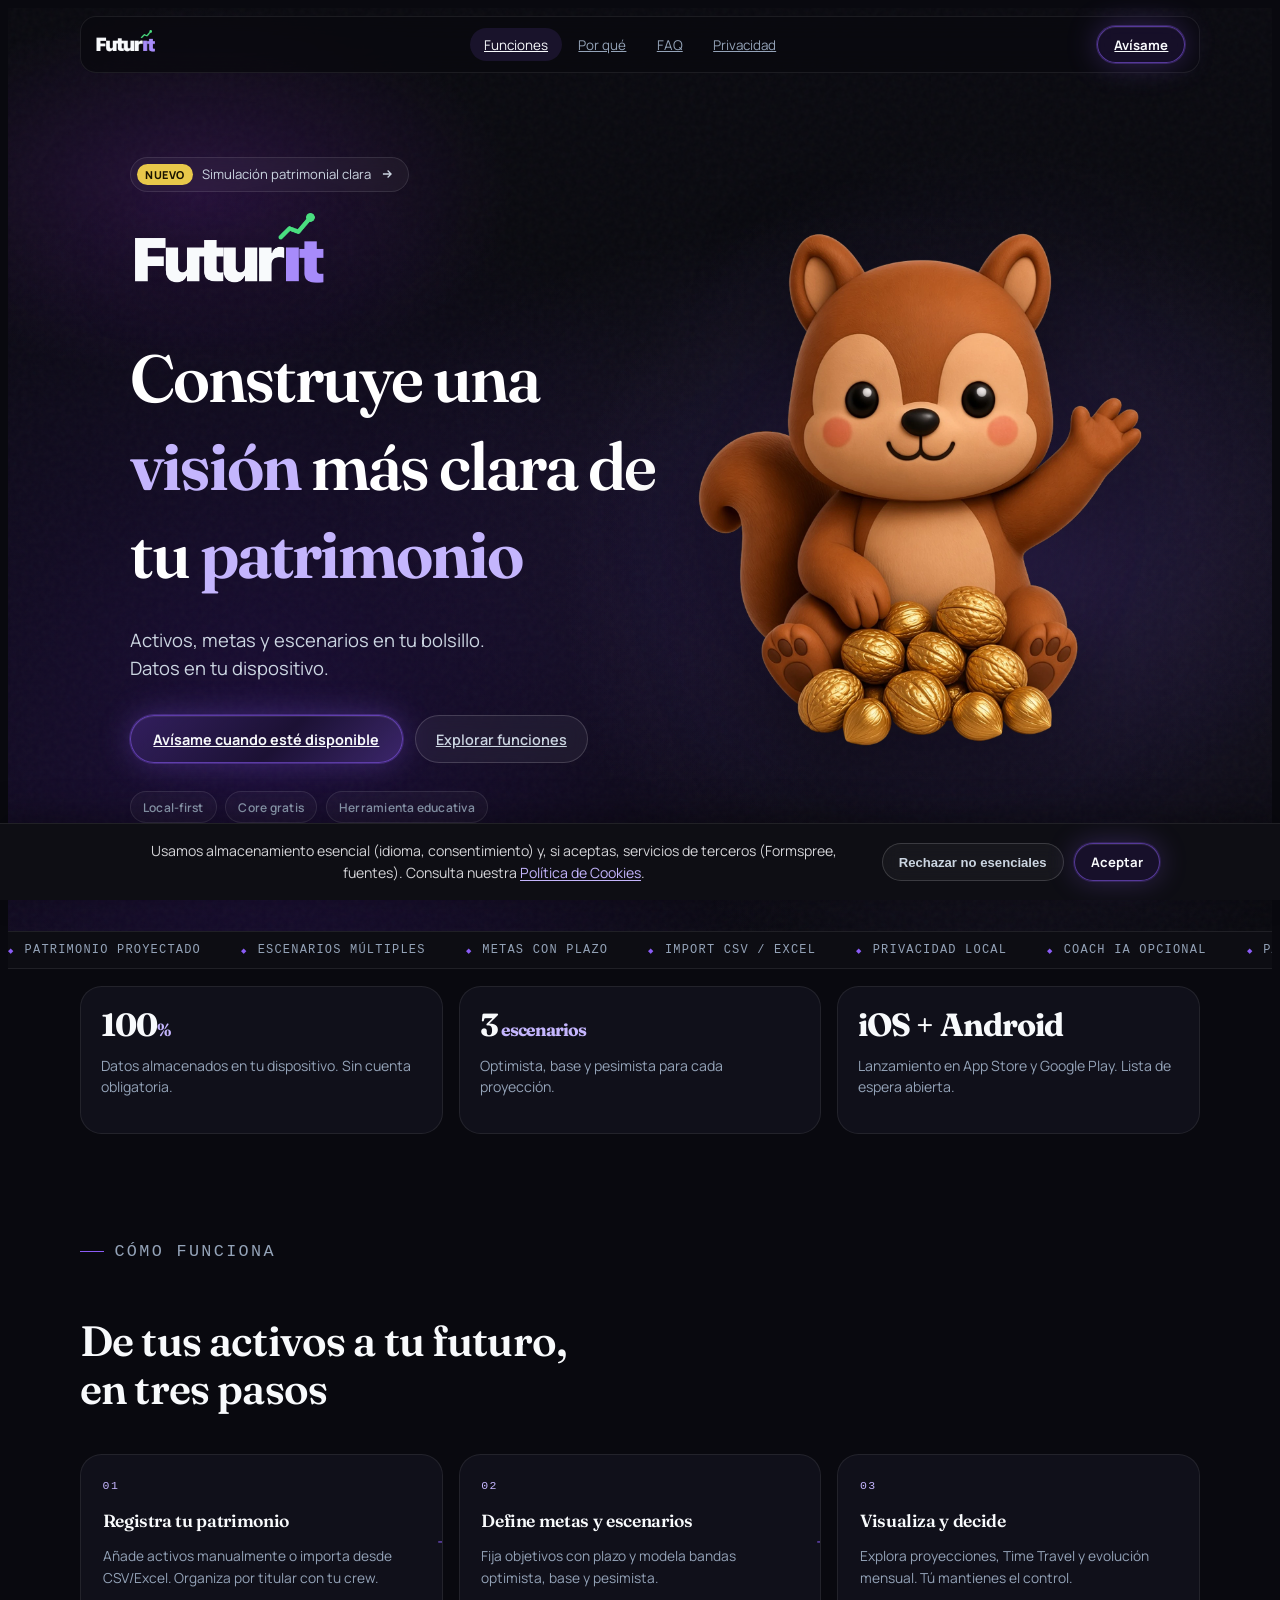
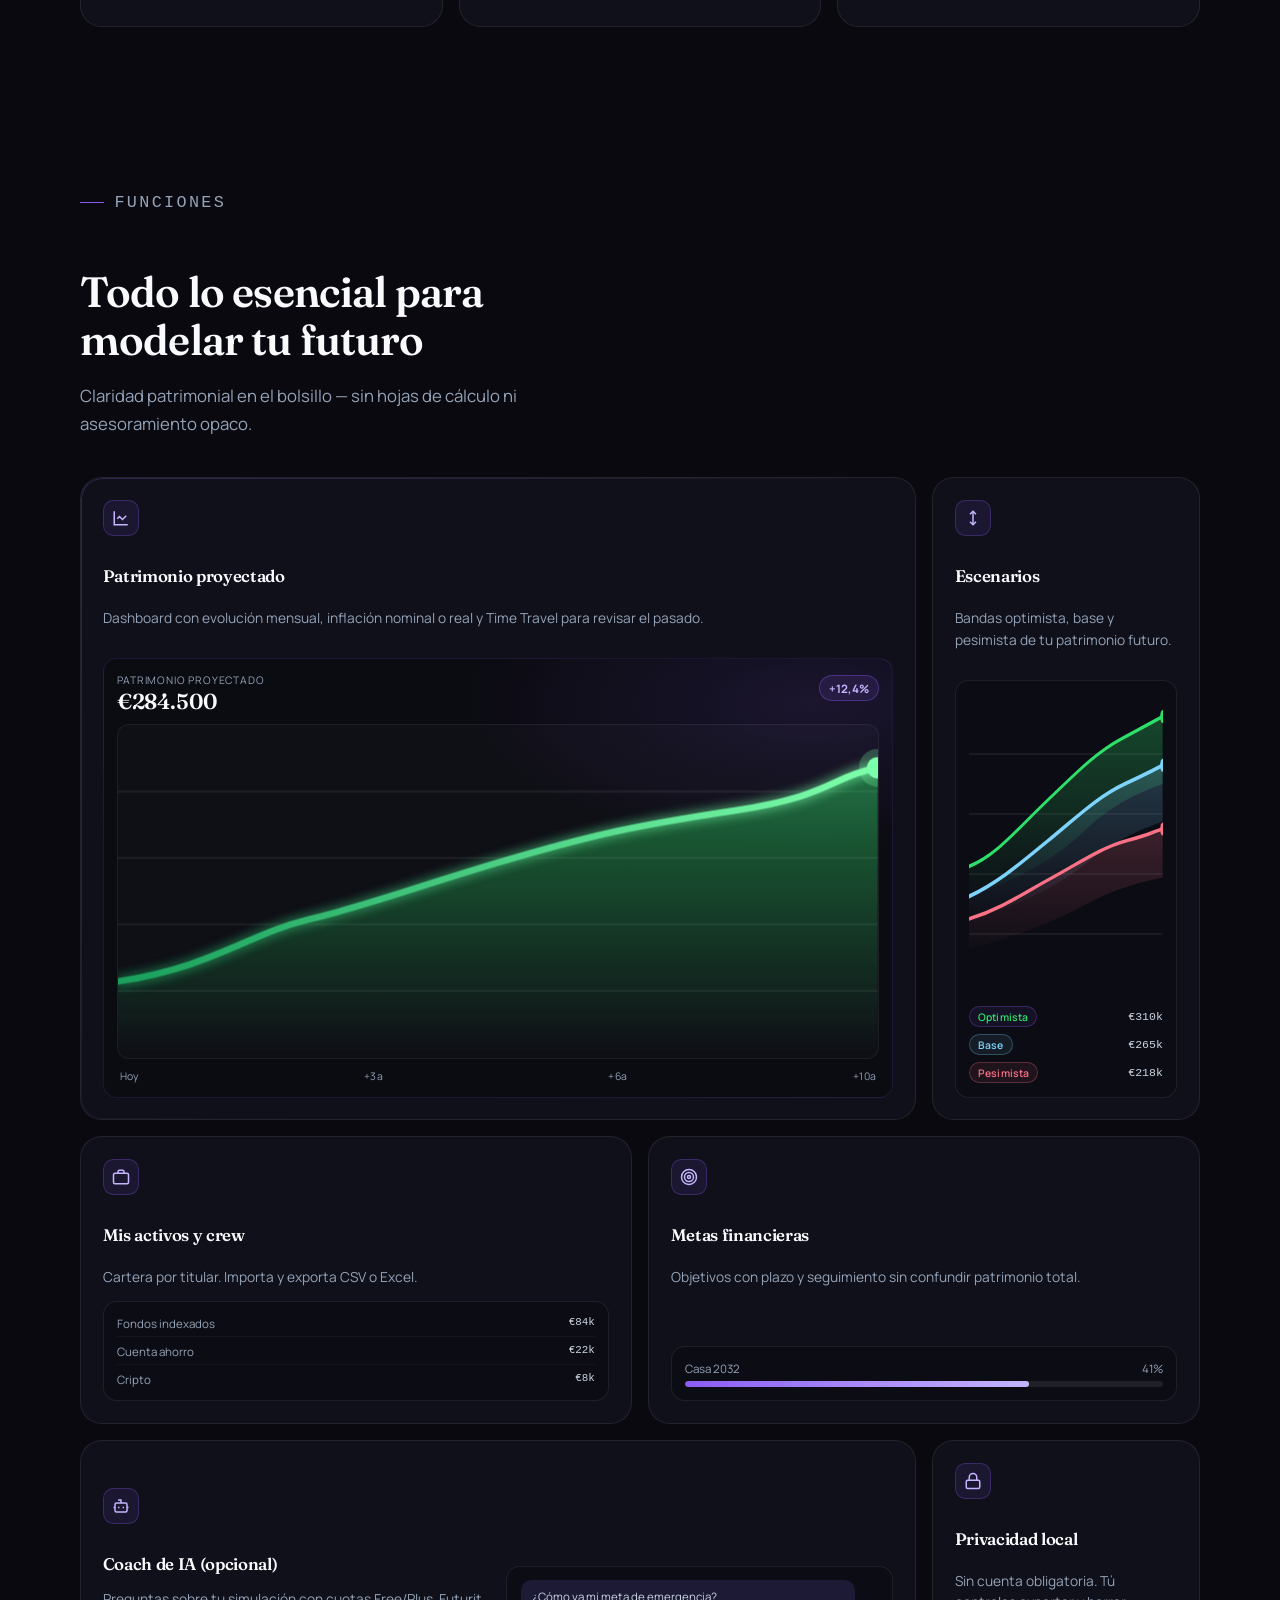
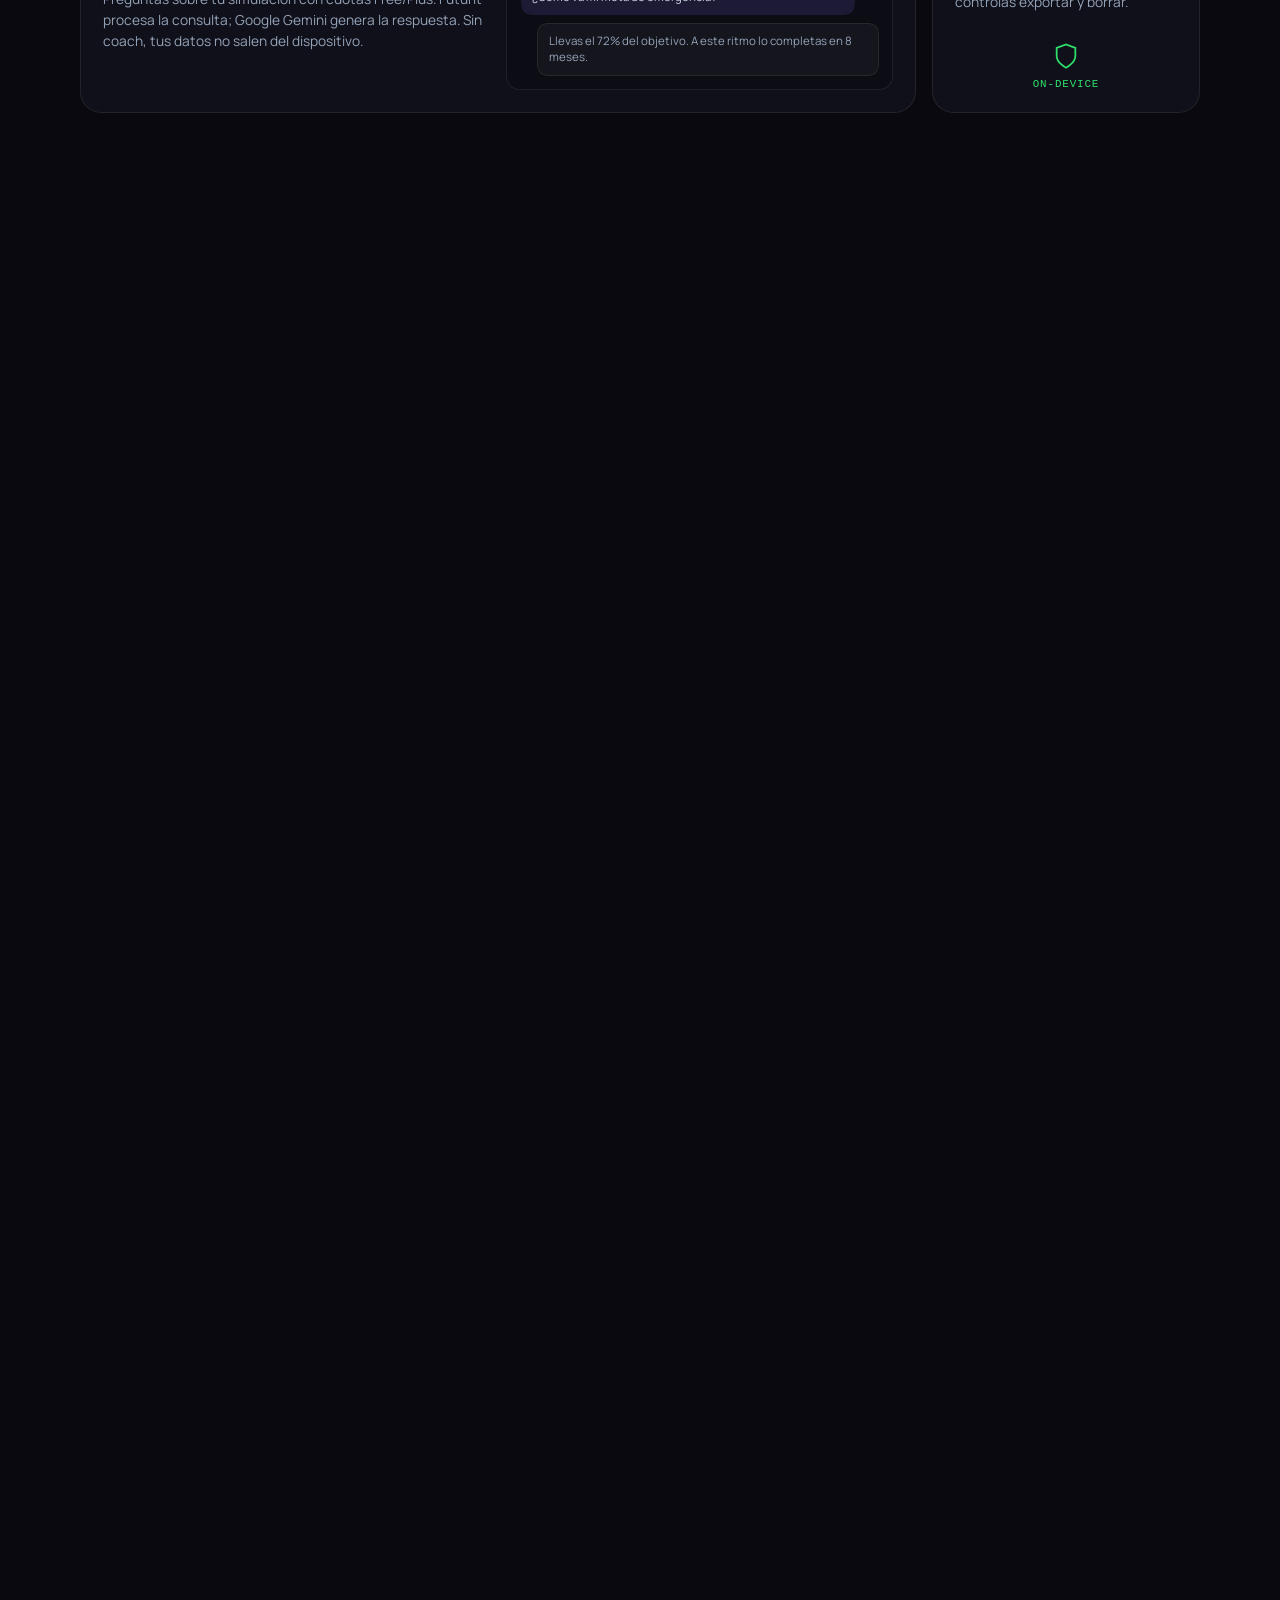
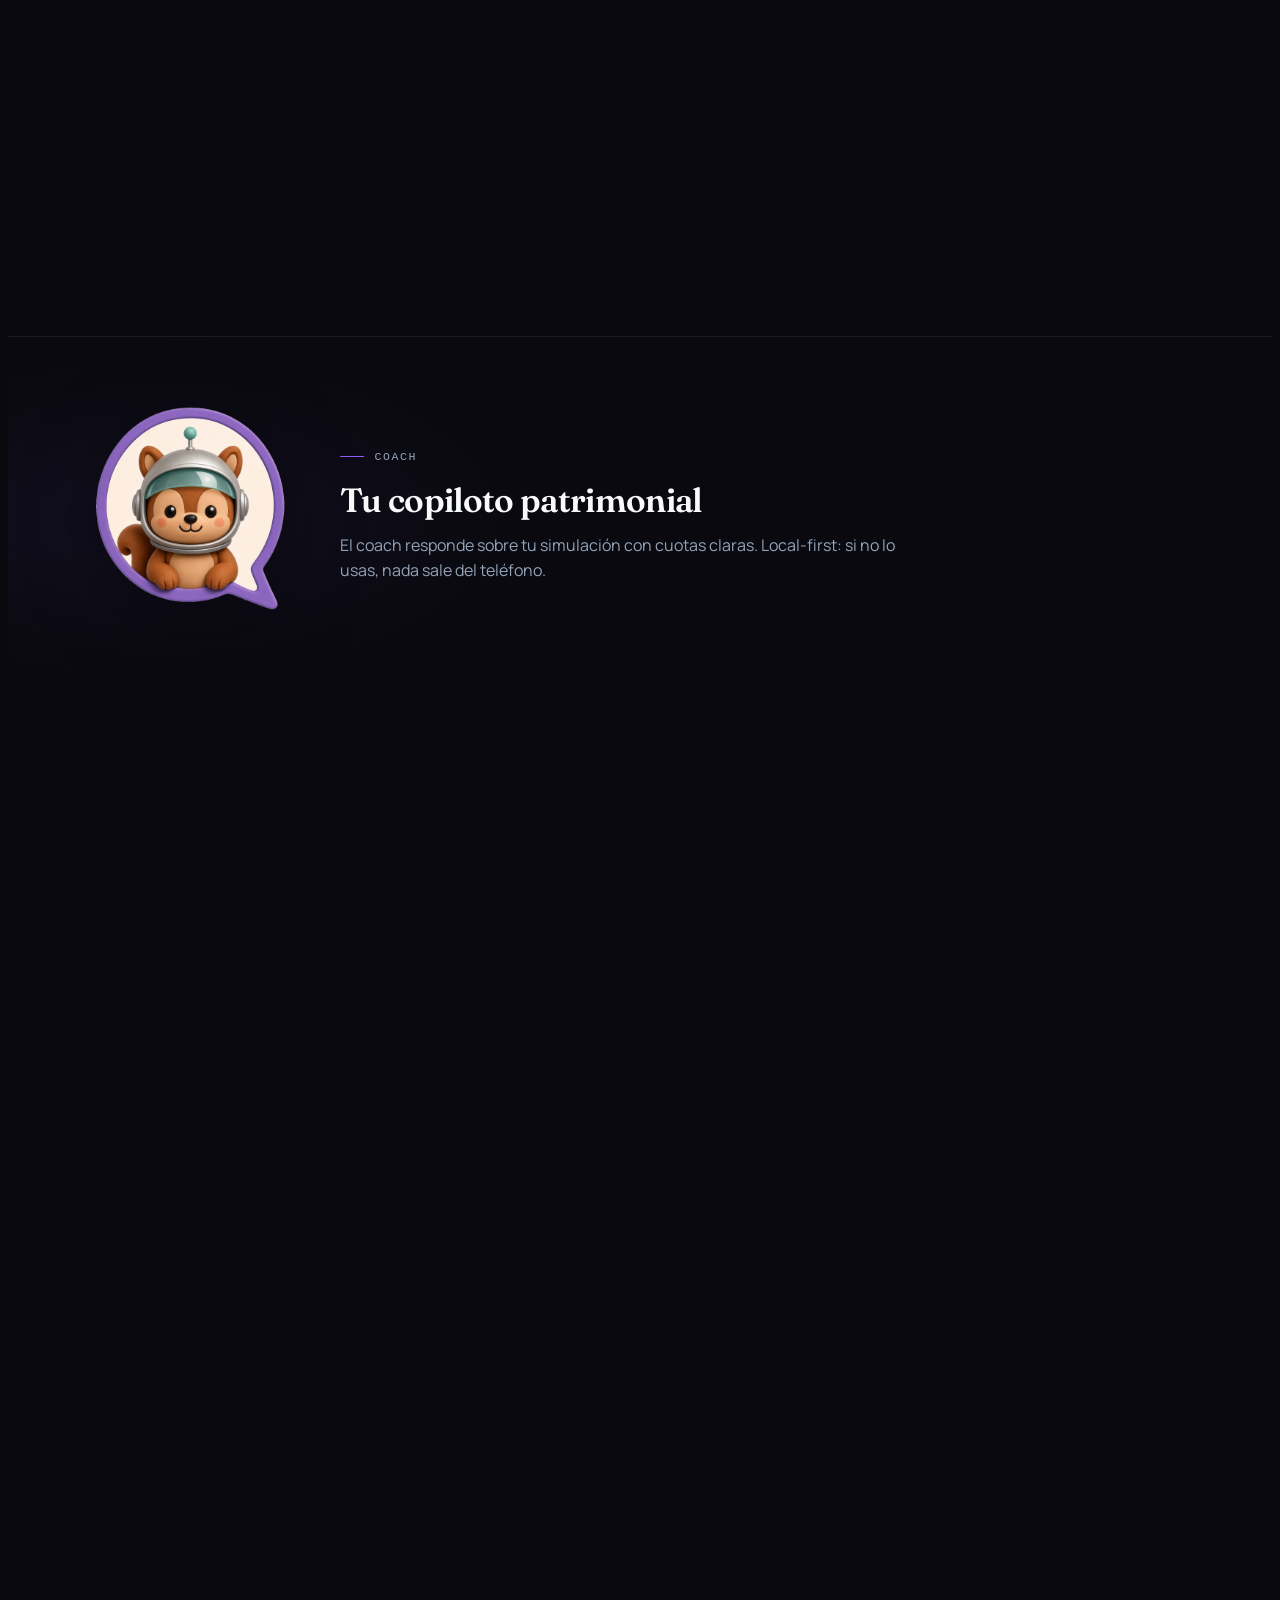
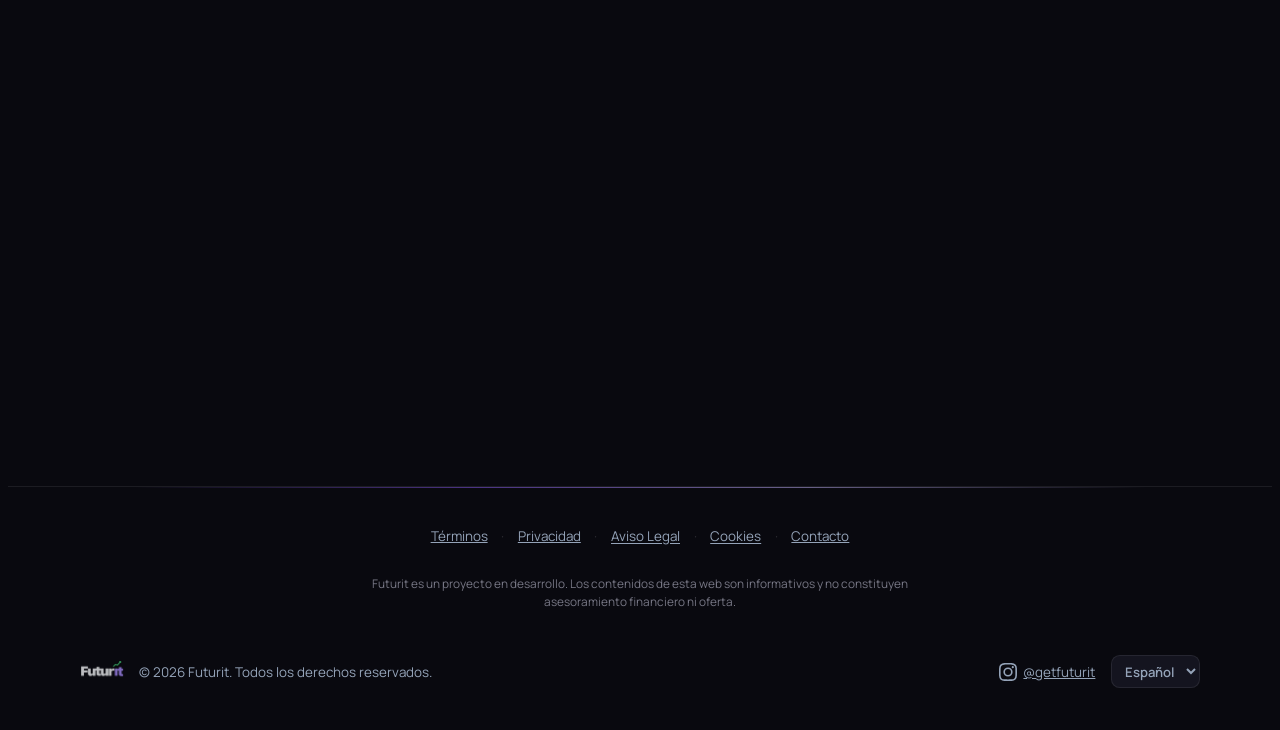
<file: index.html>
<!DOCTYPE html>
<html lang="es">
<head>
  <meta charset="UTF-8">
  <meta name="viewport" content="width=device-width, initial-scale=1.0">
  <title>Futurit — App de simulación patrimonial | getfuturit.app</title>
  <meta name="description" content="Futurit es la app para visualizar tu patrimonio, activos, metas y escenarios financieros. Simulador patrimonial personal. Datos en tu dispositivo. Próximamente en iOS y Android.">
  <meta name="keywords" content="Futurit, getfuturit, futurit app, patrimonio, simulación financiera, simulador patrimonial, activos, metas, escenarios, app iOS, app Android">
  <meta name="robots" content="index, follow, max-image-preview:large">
  <meta name="author" content="Buildit Labs">
  <meta name="application-name" content="Futurit">
  <meta name="apple-mobile-web-app-title" content="Futurit">
  <link rel="canonical" href="https://www.getfuturit.app/">
  <link rel="manifest" href="./manifest.json">
  <meta property="og:site_name" content="Futurit">
  <meta property="og:locale" content="es_ES">
  <meta property="og:title" content="Futurit — Simulador patrimonial personal">
  <meta property="og:description" content="Futurit te ayuda a visualizar tu patrimonio, activos, metas y escenarios. App en desarrollo para iOS y Android.">
  <meta property="og:type" content="website">
  <meta property="og:url" content="https://www.getfuturit.app/">
  <meta property="og:image" content="https://www.getfuturit.app/assets/og-image.png?v=11">
  <meta property="og:image:width" content="1200">
  <meta property="og:image:height" content="630">
  <meta property="og:image:alt" content="Futurit — simulador patrimonial personal">
  <meta name="twitter:card" content="summary_large_image">
  <meta name="twitter:site" content="@getfuturit">
  <meta name="twitter:title" content="Futurit — Simulador patrimonial personal">
  <meta name="twitter:description" content="Futurit te ayuda a visualizar tu patrimonio, activos, metas y escenarios. Próximamente en iOS y Android.">
  <meta name="twitter:image" content="https://www.getfuturit.app/assets/og-image.png?v=11">
  <meta name="twitter:image:alt" content="Futurit — simulador patrimonial personal">
  <meta name="theme-color" content="#09090f">
  <link rel="icon" href="./favicon.ico" sizes="any">
  <link rel="apple-touch-icon" href="./apple-touch-icon.png">
  <link rel="icon" type="image/png" sizes="48x48" href="./assets/icon-48.png?v=11">
  <link rel="icon" type="image/png" sizes="96x96" href="./assets/icon-96.png?v=11">
  <link rel="icon" type="image/png" sizes="192x192" href="./assets/icon-192.png?v=11">
  <link rel="icon" type="image/png" sizes="512x512" href="./assets/icon.png?v=11">
  <link rel="apple-touch-icon" sizes="192x192" href="./assets/icon-192.png?v=11">
  <link rel="preconnect" href="https://fonts.googleapis.com">
  <link rel="preconnect" href="https://fonts.gstatic.com" crossorigin>
  <link rel="preload" as="style" href="https://fonts.googleapis.com/css2?family=Fraunces:opsz,wght@9..144,500;9..144,600;9..144,700&family=Manrope:wght@400;500;600;700&display=swap" onload="this.onload=null;this.rel='stylesheet'">
  <noscript><link rel="stylesheet" href="https://fonts.googleapis.com/css2?family=Fraunces:opsz,wght@9..144,500;9..144,600;9..144,700&family=Manrope:wght@400;500;600;700&display=swap"></noscript>
  <link rel="stylesheet" href="./index.css?v=5">
  <script type="application/ld+json">
  {
    "@context": "https://schema.org",
    "@graph": [
      {
        "@type": "WebSite",
        "@id": "https://www.getfuturit.app/#website",
        "url": "https://www.getfuturit.app/",
        "name": "Futurit",
        "alternateName": ["getfuturit", "Futurit app", "getfuturit.app"],
        "description": "Futurit — simulador patrimonial personal para visualizar activos, metas y escenarios financieros.",
        "inLanguage": "es",
        "publisher": { "@id": "https://www.getfuturit.app/#organization" }
      },
      {
        "@type": "Organization",
        "@id": "https://www.getfuturit.app/#organization",
        "name": "Futurit",
        "legalName": "Buildit Labs",
        "url": "https://www.getfuturit.app/",
        "logo": {
          "@type": "ImageObject",
          "url": "https://www.getfuturit.app/assets/logo.png?v=11",
          "width": 1600,
          "height": 704
        },
        "sameAs": ["https://www.instagram.com/getfuturit/"],
        "contactPoint": {
          "@type": "ContactPoint",
          "email": "aplicacionfuturit@gmail.com",
          "contactType": "customer support",
          "availableLanguage": ["Spanish", "English"]
        }
      },
      {
        "@type": "MobileApplication",
        "@id": "https://www.getfuturit.app/#app",
        "name": "Futurit",
        "alternateName": "getfuturit",
        "url": "https://www.getfuturit.app/",
        "description": "Futurit es un simulador patrimonial personal: visualiza activos, metas y escenarios. Herramienta educativa; no es asesoramiento financiero regulado.",
        "applicationCategory": "FinanceApplication",
        "operatingSystem": "iOS, Android",
        "image": "https://www.getfuturit.app/assets/logo.png?v=11",
        "offers": { "@type": "Offer", "price": "0", "priceCurrency": "EUR" },
        "author": { "@id": "https://www.getfuturit.app/#organization" }
      },
      {
        "@type": "FAQPage",
        "@id": "https://www.getfuturit.app/#faq",
        "mainEntity": [
          {
            "@type": "Question",
            "name": "¿Futurit es asesoramiento financiero?",
            "acceptedAnswer": {
              "@type": "Answer",
              "text": "No. Futurit es una herramienta educativa de simulación. No ofrece recomendaciones de inversión reguladas ni sustituye a un asesor profesional."
            }
          },
          {
            "@type": "Question",
            "name": "¿Dónde se guardan mis datos en Futurit?",
            "acceptedAnswer": {
              "@type": "Answer",
              "text": "En la app, los datos permanecen en tu dispositivo. Esta web solo recoge tu email si te apuntas a la lista de espera."
            }
          },
          {
            "@type": "Question",
            "name": "¿Cuándo estará disponible Futurit?",
            "acceptedAnswer": {
              "@type": "Answer",
              "text": "Futurit se está preparando para el lanzamiento en la App Store y Google Play. Apúntate a la lista y te avisaremos cuando esté listo."
            }
          },
          {
            "@type": "Question",
            "name": "¿Tiene coste la app Futurit?",
            "acceptedAnswer": {
              "@type": "Answer",
              "text": "El simulador core será gratuito. Futurit Plus puede llegar más adelante vía compra in-app; hoy no hay cobro. El coach opcional usa la infraestructura de Futurit (cuotas); al usarlo se envía un resumen de tu simulación a Google Gemini."
            }
          }
        ]
      }
    ]
  }
  </script>
</head>
<body>
<div class="scroll-progress" id="scroll-progress" aria-hidden="true"></div>

<header id="site-header" class="site-header site-header--slim">
  <div class="header-shell header-shell--slim">
    <a href="./" class="site-logo-link" aria-label="Futurit — inicio">
      <img src="./assets/logo.png?v=11" alt="Futurit — simulador patrimonial personal" class="site-logo" width="200" height="88" fetchpriority="high" decoding="async">
    </a>
    <nav class="header-nav" aria-label="Principal">
      <a href="#features" data-lang="nav-features">Funciones</a>
      <a href="#compare" data-lang="nav-compare">Por qué</a>
      <a href="#faq" data-lang="nav-faq">FAQ</a>
      <a href="./privacidad.html" data-lang="nav-privacy">Privacidad</a>
    </nav>
    <div class="header-actions">
      <a href="#cta" class="btn-primary btn-glow btn-sm" data-lang="notify-me">Avísame</a>
      <button type="button" id="mobile-nav-toggle" class="mobile-nav-toggle" aria-expanded="false" aria-controls="mobile-nav" aria-label="Menú">
        <svg width="18" height="18" viewBox="0 0 24 24" fill="none" stroke="currentColor" stroke-width="2" aria-hidden="true"><path d="M4 7h16M4 12h16M4 17h16"/></svg>
      </button>
    </div>
    <nav id="mobile-nav" class="mobile-nav" aria-label="Navegación móvil">
      <a href="#features" data-lang="nav-features">Funciones</a>
      <a href="#compare" data-lang="nav-compare">Por qué</a>
      <a href="#faq" data-lang="nav-faq">FAQ</a>
      <a href="./privacidad.html" data-lang="nav-privacy">Privacidad</a>
      <a href="#cta" data-lang="notify-me">Avísame</a>
    </nav>
  </div>
</header>

<main>
  <section class="hero hero--premium" id="top">
    <div class="hero-wash" aria-hidden="true"></div>
    <div class="hero-grain" aria-hidden="true"></div>

    <div class="container hero-split">
      <div class="hero-copy">
        <div class="hero-eyebrow reveal">
          <span class="hero-eyebrow-new" data-lang="hero-new">Nuevo</span>
          <span data-lang="hero-eyebrow">Simulación patrimonial clara</span>
          <svg width="14" height="14" viewBox="0 0 24 24" fill="none" stroke="currentColor" stroke-width="2.2" aria-hidden="true"><path d="M5 12h14M13 6l6 6-6 6"/></svg>
        </div>

        <p class="hero-brand-mark reveal" aria-label="Futurit">
          <img src="./assets/logo.png?v=11" alt="Futurit" class="hero-brand-logo" width="280" height="123" fetchpriority="high" decoding="async">
        </p>

        <h1 class="hero-title" id="hero-title" data-lang-words="hero-title">Construye una visión más clara de tu patrimonio</h1>

        <p class="hero-subtitle reveal reveal-delay-1" data-lang="hero-subtitle">
          Activos, metas y escenarios en tu bolsillo. Datos en tu dispositivo.
        </p>

        <div class="hero-actions reveal reveal-delay-2">
          <a href="#cta" class="btn-primary btn-glow btn-shimmer" data-lang="notify-me-cta">Avísame cuando esté disponible</a>
          <a href="#features" class="btn-ghost btn-glass" data-lang="hero-explore">Explorar funciones</a>
        </div>

        <ul class="hero-trust reveal reveal-delay-3" aria-label="Principios">
          <li data-lang="principle-1">Local-first</li>
          <li data-lang="principle-2">Core gratis</li>
          <li data-lang="principle-3">Herramienta educativa</li>
        </ul>
      </div>

      <div class="hero-stage hero-stage--mascot reveal reveal-delay-1" id="hero-stage" aria-hidden="true">
        <div class="mascot-glow"></div>
        <div class="mascot-core" id="orb-spin">
          <picture>
            <source srcset="./assets/hero-mascot.webp?v=11" type="image/webp">
            <img
              src="./assets/hero-mascot.png?v=11"
              alt=""
              class="mascot-hero-img"
              width="1400"
              height="1823"
              decoding="async"
              fetchpriority="high"
            >
          </picture>
        </div>
      </div>
    </div>
    <p class="hero-disclaimer-bar" data-lang="hero-disclaimer">Herramienta educativa de simulación. No es asesoramiento financiero ni de inversión regulado.</p>
  </section>

  <section class="marquee-section" aria-hidden="true">
    <div class="marquee-row">
      <div class="marquee-track">
        <div class="marquee-group">
          <span class="marquee-item" data-lang="mq-1">Patrimonio proyectado</span>
          <span class="marquee-item" data-lang="mq-2">Escenarios múltiples</span>
          <span class="marquee-item" data-lang="mq-3">Metas con plazo</span>
          <span class="marquee-item" data-lang="mq-4">Import CSV / Excel</span>
          <span class="marquee-item" data-lang="mq-5">Privacidad local</span>
          <span class="marquee-item" data-lang="mq-6">Coach IA opcional</span>
        </div>
        <div class="marquee-group" aria-hidden="true">
          <span class="marquee-item" data-lang="mq-1">Patrimonio proyectado</span>
          <span class="marquee-item" data-lang="mq-2">Escenarios múltiples</span>
          <span class="marquee-item" data-lang="mq-3">Metas con plazo</span>
          <span class="marquee-item" data-lang="mq-4">Import CSV / Excel</span>
          <span class="marquee-item" data-lang="mq-5">Privacidad local</span>
          <span class="marquee-item" data-lang="mq-6">Coach IA opcional</span>
        </div>
      </div>
    </div>
    <div class="marquee-row marquee-row--reverse">
      <div class="marquee-track">
        <div class="marquee-group">
          <span class="marquee-item" data-lang="mq-7">Time Travel</span>
          <span class="marquee-item" data-lang="mq-8">Inflación real</span>
          <span class="marquee-item" data-lang="mq-9">Core gratis</span>
          <span class="marquee-item" data-lang="mq-10">Exporta tus datos</span>
          <span class="marquee-item" data-lang="mq-11">Crew patrimonial</span>
          <span class="marquee-item" data-lang="mq-12">Herramienta educativa</span>
        </div>
        <div class="marquee-group" aria-hidden="true">
          <span class="marquee-item" data-lang="mq-7">Time Travel</span>
          <span class="marquee-item" data-lang="mq-8">Inflación real</span>
          <span class="marquee-item" data-lang="mq-9">Core gratis</span>
          <span class="marquee-item" data-lang="mq-10">Exporta tus datos</span>
          <span class="marquee-item" data-lang="mq-11">Crew patrimonial</span>
          <span class="marquee-item" data-lang="mq-12">Herramienta educativa</span>
        </div>
      </div>
    </div>
  </section>

  <section class="principles-section" aria-label="Principios">
    <div class="container principles-grid">
      <div class="principle-pill reveal"><span class="principle-icon">◆</span><span data-lang="principle-1">Local-first</span></div>
      <div class="principle-pill reveal reveal-delay-1"><span class="principle-icon">◆</span><span data-lang="principle-2">Core gratis</span></div>
      <div class="principle-pill reveal reveal-delay-2"><span class="principle-icon">◆</span><span data-lang="principle-3">Herramienta educativa</span></div>
      <div class="principle-pill reveal reveal-delay-3"><span class="principle-icon">◆</span><span data-lang="principle-4">iOS y Android</span></div>
    </div>
  </section>

  <section class="stats-section">
    <div class="container stats-grid">
      <article class="stat-card spotlight-card reveal">
        <div class="stat-value"><span data-count="100">0</span><span class="suffix">%</span></div>
        <p class="stat-label" data-lang="stat-1">Datos almacenados en tu dispositivo. Sin cuenta obligatoria.</p>
      </article>
      <article class="stat-card spotlight-card reveal reveal-delay-1">
        <div class="stat-value"><span data-count="3">0</span><span class="suffix" data-lang="stat-2-suffix"> escenarios</span></div>
        <p class="stat-label" data-lang="stat-2">Optimista, base y pesimista para cada proyección.</p>
      </article>
      <article class="stat-card spotlight-card reveal reveal-delay-2">
        <div class="stat-value" data-lang="stat-3-value">iOS + Android</div>
        <p class="stat-label" data-lang="stat-3">Lanzamiento en App Store y Google Play. Lista de espera abierta.</p>
      </article>
    </div>
  </section>

  <section class="process-section">
    <div class="container">
      <div class="section-heading reveal">
        <p class="section-label"><span data-lang="section-process">Cómo funciona</span></p>
        <h2 data-lang="process-title">De tus activos a tu futuro, en tres pasos</h2>
      </div>
      <ol class="process-grid">
        <li class="process-step spotlight-card reveal">
          <span class="process-num">01</span>
          <h3 data-lang="step-1-title">Registra tu patrimonio</h3>
          <p data-lang="step-1-desc">Añade activos manualmente o importa desde CSV/Excel. Organiza por titular con tu crew.</p>
        </li>
        <li class="process-step spotlight-card reveal reveal-delay-1">
          <span class="process-num">02</span>
          <h3 data-lang="step-2-title">Define metas y escenarios</h3>
          <p data-lang="step-2-desc">Fija objetivos con plazo y modela bandas optimista, base y pesimista.</p>
        </li>
        <li class="process-step spotlight-card reveal reveal-delay-2">
          <span class="process-num">03</span>
          <h3 data-lang="step-3-title">Visualiza y decide</h3>
          <p data-lang="step-3-desc">Explora proyecciones, Time Travel y evolución mensual. Tú mantienes el control.</p>
        </li>
      </ol>
    </div>
  </section>

  <section id="features" class="features-section">
    <div class="container">
      <div class="section-heading reveal">
        <p class="section-label"><span data-lang="section-features">Funciones</span></p>
        <h2 data-lang="features-title">Todo lo esencial para modelar tu futuro</h2>
        <p data-lang="features-subtitle">Claridad patrimonial en el bolsillo — sin hojas de cálculo ni asesoramiento opaco.</p>
      </div>

      <div class="bento-grid">
        <article class="bento-card bento-card--hero spotlight-card gradient-border reveal">
          <div class="bento-icon">
            <svg width="18" height="18" viewBox="0 0 24 24" fill="none" stroke="currentColor" stroke-width="2" aria-hidden="true"><path d="M3 3v18h18"/><path d="m19 9-5 5-4-4-3 3"/></svg>
          </div>
          <h3 data-lang="f1-title">Patrimonio proyectado</h3>
          <p data-lang="f1-desc">Dashboard con evolución mensual, inflación nominal o real y Time Travel para revisar el pasado.</p>
          <div class="bento-mini-ui bento-dash" aria-hidden="true">
            <div class="bento-dash-top">
              <div>
                <span class="bento-dash-label" data-lang="ui-wealth">Patrimonio proyectado</span>
                <strong class="bento-dash-value">€284.500</strong>
              </div>
              <span class="bento-dash-delta">+12,4%</span>
            </div>
            <div class="bento-dash-chart">
              <svg viewBox="0 0 320 140" preserveAspectRatio="none" class="bento-dash-svg">
                <defs>
                  <linearGradient id="dash-fill" x1="0" y1="0" x2="0" y2="1">
                    <stop offset="0%" stop-color="rgba(46,224,106,0.45)"/>
                    <stop offset="100%" stop-color="rgba(46,224,106,0)"/>
                  </linearGradient>
                  <linearGradient id="dash-stroke" x1="0" y1="0" x2="1" y2="0">
                    <stop offset="0%" stop-color="#1a9f5c"/>
                    <stop offset="100%" stop-color="#7dffab"/>
                  </linearGradient>
                  <filter id="dash-glow" x="-20%" y="-20%" width="140%" height="140%">
                    <feGaussianBlur stdDeviation="2.5" result="blur"/>
                    <feMerge>
                      <feMergeNode in="blur"/>
                      <feMergeNode in="SourceGraphic"/>
                    </feMerge>
                  </filter>
                </defs>
                <g class="bento-dash-grid" stroke="rgba(255,255,255,0.06)" stroke-width="1">
                  <line x1="0" y1="28" x2="320" y2="28"/>
                  <line x1="0" y1="56" x2="320" y2="56"/>
                  <line x1="0" y1="84" x2="320" y2="84"/>
                  <line x1="0" y1="112" x2="320" y2="112"/>
                </g>
                <path class="bento-dash-area" d="M0,108 C40,102 55,88 80,82 S120,70 160,58 S220,42 260,36 S300,22 320,18 L320,140 L0,140 Z" fill="url(#dash-fill)"/>
                <path class="bento-dash-line" d="M0,108 C40,102 55,88 80,82 S120,70 160,58 S220,42 260,36 S300,22 320,18" fill="none" stroke="url(#dash-stroke)" stroke-width="2.75" stroke-linecap="round" filter="url(#dash-glow)"/>
                <circle class="bento-dash-dot" cx="320" cy="18" r="4.5" fill="#7dffab"/>
                <circle class="bento-dash-dot" cx="320" cy="18" r="8" fill="rgba(125,255,171,0.25)"/>
              </svg>
            </div>
            <div class="bento-dash-axis">
              <span data-lang="axis-today">Hoy</span>
              <span data-lang="axis-3y">+3a</span>
              <span data-lang="axis-6y">+6a</span>
              <span data-lang="axis-10y">+10a</span>
            </div>
          </div>
        </article>

        <article class="bento-card bento-card--tall spotlight-card reveal reveal-delay-1">
          <div class="bento-icon">
            <svg width="18" height="18" viewBox="0 0 24 24" fill="none" stroke="currentColor" stroke-width="2" aria-hidden="true"><path d="M12 3v18"/><path d="m8 7 4-4 4 4"/><path d="m8 17 4 4 4-4"/></svg>
          </div>
          <h3 data-lang="f4-title">Escenarios</h3>
          <p data-lang="f4-desc">Bandas optimista, base y pesimista de tu patrimonio futuro.</p>
          <div class="bento-mini-ui mini-scenarios" aria-hidden="true">
            <div class="mini-scenario-chart">
              <svg viewBox="0 0 280 160" preserveAspectRatio="none" class="mini-scenario-svg">
                <defs>
                  <linearGradient id="band-opt-fill" x1="0" y1="0" x2="0" y2="1">
                    <stop offset="0%" stop-color="rgba(46,224,106,0.28)"/>
                    <stop offset="100%" stop-color="rgba(46,224,106,0.02)"/>
                  </linearGradient>
                  <linearGradient id="band-base-fill" x1="0" y1="0" x2="0" y2="1">
                    <stop offset="0%" stop-color="rgba(125,211,252,0.22)"/>
                    <stop offset="100%" stop-color="rgba(125,211,252,0.02)"/>
                  </linearGradient>
                  <linearGradient id="band-pes-fill" x1="0" y1="0" x2="0" y2="1">
                    <stop offset="0%" stop-color="rgba(251,113,133,0.2)"/>
                    <stop offset="100%" stop-color="rgba(251,113,133,0.02)"/>
                  </linearGradient>
                </defs>
                <g stroke="rgba(255,255,255,0.06)" stroke-width="1">
                  <line x1="0" y1="32" x2="280" y2="32"/>
                  <line x1="0" y1="64" x2="280" y2="64"/>
                  <line x1="0" y1="96" x2="280" y2="96"/>
                  <line x1="0" y1="128" x2="280" y2="128"/>
                </g>
                <!-- Optimistic band (top) -->
                <path d="M0,92 C40,86 70,72 110,58 S180,32 220,24 S260,16 280,12 L280,48 C250,52 210,58 170,72 S80,98 0,108 Z" fill="url(#band-opt-fill)"/>
                <path d="M0,92 C40,86 70,72 110,58 S180,32 220,24 S260,16 280,12" fill="none" stroke="#2ee06a" stroke-width="2" stroke-linecap="round"/>
                <!-- Base band -->
                <path d="M0,108 C45,100 75,90 115,78 S185,55 225,48 S260,42 280,38 L280,68 C250,72 210,78 170,90 S80,112 0,120 Z" fill="url(#band-base-fill)"/>
                <path d="M0,108 C45,100 75,90 115,78 S185,55 225,48 S260,42 280,38" fill="none" stroke="#7dd3fc" stroke-width="2.25" stroke-linecap="round"/>
                <!-- Pessimistic band (bottom) -->
                <path d="M0,120 C50,114 80,106 120,98 S190,82 230,78 S260,74 280,72 L280,98 C250,100 210,104 170,112 S80,128 0,136 Z" fill="url(#band-pes-fill)"/>
                <path d="M0,120 C50,114 80,106 120,98 S190,82 230,78 S260,74 280,72" fill="none" stroke="#fb7185" stroke-width="2" stroke-linecap="round"/>
                <circle cx="280" cy="12" r="3.5" fill="#2ee06a"/>
                <circle cx="280" cy="38" r="3.5" fill="#7dd3fc"/>
                <circle cx="280" cy="72" r="3.5" fill="#fb7185"/>
              </svg>
            </div>
            <div class="mini-scenario-legend">
              <div class="mini-scenario"><span class="tag tag-opt" data-lang="tag-opt">Optimista</span><span>€310k</span></div>
              <div class="mini-scenario"><span class="tag tag-base" data-lang="tag-base">Base</span><span>€265k</span></div>
              <div class="mini-scenario"><span class="tag tag-pes" data-lang="tag-pes">Pesimista</span><span>€218k</span></div>
            </div>
          </div>
        </article>

        <article class="bento-card bento-card--activos spotlight-card reveal">
          <div class="bento-icon">
            <svg width="18" height="18" viewBox="0 0 24 24" fill="none" stroke="currentColor" stroke-width="2" aria-hidden="true"><rect x="2" y="7" width="20" height="14" rx="2"/><path d="M16 7V5a2 2 0 0 0-2-2h-4a2 2 0 0 0-2 2v2"/></svg>
          </div>
          <h3 data-lang="f2-title">Mis activos y crew</h3>
          <p data-lang="f2-desc">Cartera por titular. Importa y exporta CSV o Excel.</p>
          <div class="bento-mini-ui mini-assets" aria-hidden="true">
            <div class="asset-row"><span data-lang="asset-1">Fondos indexados</span><span>€84k</span></div>
            <div class="asset-row"><span data-lang="asset-2">Cuenta ahorro</span><span>€22k</span></div>
            <div class="asset-row"><span data-lang="asset-3">Cripto</span><span>€8k</span></div>
          </div>
        </article>

        <article class="bento-card bento-card--metas spotlight-card reveal reveal-delay-1">
          <div class="bento-icon">
            <svg width="18" height="18" viewBox="0 0 24 24" fill="none" stroke="currentColor" stroke-width="2" aria-hidden="true"><circle cx="12" cy="12" r="10"/><circle cx="12" cy="12" r="6"/><circle cx="12" cy="12" r="2"/></svg>
          </div>
          <h3 data-lang="f3-title">Metas financieras</h3>
          <p data-lang="f3-desc">Objetivos con plazo y seguimiento sin confundir patrimonio total.</p>
          <div class="bento-mini-ui" aria-hidden="true">
            <div class="mini-goal-row"><span data-lang="goal-1">Casa 2032</span><span>41%</span></div>
            <div class="ui-progress" style="margin-top:0.35rem"><span style="width:41%"></span></div>
          </div>
        </article>

        <article class="bento-card bento-card--coach spotlight-card reveal">
          <div class="bento-wide-inner">
            <div>
              <div class="bento-icon">
                <svg width="18" height="18" viewBox="0 0 24 24" fill="none" stroke="currentColor" stroke-width="2" aria-hidden="true"><path d="M12 8V4H8"/><rect x="4" y="8" width="16" height="12" rx="2"/><path d="M2 14h2M20 14h2M15 13v2M9 13v2"/></svg>
              </div>
              <h3 data-lang="f5-title">Coach de IA (opcional)</h3>
              <p data-lang="f5-desc">Preguntas sobre tu simulación con cuotas Free/Plus. Futurit procesa la consulta; Google Gemini genera la respuesta. Sin coach, tus datos no salen del dispositivo.</p>
            </div>
            <div class="bento-mini-ui mini-chat" aria-hidden="true">
              <div class="chat-bubble chat-user" data-lang="chat-user">¿Cómo va mi meta de emergencia?</div>
              <div class="chat-bubble chat-ai" data-lang="chat-ai">Llevas el 72% del objetivo. A este ritmo lo completas en 8 meses.</div>
            </div>
          </div>
        </article>

        <article class="bento-card bento-card--privacy spotlight-card reveal reveal-delay-1">
          <div class="bento-icon">
            <svg width="18" height="18" viewBox="0 0 24 24" fill="none" stroke="currentColor" stroke-width="2" aria-hidden="true"><rect x="3" y="11" width="18" height="11" rx="2"/><path d="M7 11V7a5 5 0 0 1 10 0v4"/></svg>
          </div>
          <h3 data-lang="f6-title">Privacidad local</h3>
          <p data-lang="f6-desc">Sin cuenta obligatoria. Tú controlas exportar y borrar.</p>
          <div class="privacy-badge" aria-hidden="true">
            <svg width="28" height="28" viewBox="0 0 24 24" fill="none" stroke="currentColor" stroke-width="1.5"><path d="M12 22s8-4 8-10V5l-8-3-8 3v7c0 6 8 10 8 10z"/></svg>
            <span data-lang="privacy-badge">On-device</span>
          </div>
        </article>
      </div>
    </div>
  </section>

  <section id="compare" class="compare-section">
    <div class="container">
      <div class="section-heading reveal">
        <p class="section-label"><span data-lang="section-compare">Por qué Futurit</span></p>
        <h2 data-lang="compare-title">Deja la hoja de cálculo atrás</h2>
        <p data-lang="compare-subtitle">Arrastra el control para ver la diferencia entre un Excel patrimonial y Futurit.</p>
      </div>

      <div class="compare-wrap reveal" id="compare-wrap" tabindex="0" role="slider" aria-valuemin="8" aria-valuemax="92" aria-valuenow="50" aria-label="Comparar Excel y Futurit">
        <div class="compare-layer compare-excel" aria-hidden="true">
          <div class="excel-mock">
            <div class="excel-toolbar"><span></span><span></span><span></span></div>
            <div class="excel-grid">
              <div class="excel-cell head" data-lang="excel-head-asset">Activo</div>
              <div class="excel-cell head excel-cell--val" data-lang="excel-head-value">Valor</div>
              <div class="excel-cell" data-lang="excel-row-1">Fondo A</div>
              <div class="excel-cell num excel-cell--val">€84.200</div>
              <div class="excel-cell" data-lang="excel-row-2">Cuenta</div>
              <div class="excel-cell num excel-cell--val">€22.000</div>
              <div class="excel-cell" data-lang="excel-row-3">Cripto</div>
              <div class="excel-cell num err excel-cell--val">€8.400</div>
              <div class="excel-cell warn" style="grid-column:span 2" data-lang="excel-warn">⚠ Fórmulas desactualizadas · Sin escenarios</div>
            </div>
          </div>
        </div>
        <div class="compare-layer compare-app" id="compare-app-layer" aria-hidden="true">
          <div class="compare-app-ui">
            <div class="compare-app-header">
              <img src="./assets/logo.png?v=11" alt="Futurit" class="compare-app-logo" width="120" height="53" loading="lazy" decoding="async">
              <span class="viz-pill" data-lang="viz-pill">Escenario base</span>
            </div>
            <p class="compare-app-label" data-lang="ui-wealth">Patrimonio proyectado</p>
            <p class="compare-app-value num-tabular">€284.500</p>
            <div class="compare-app-chart">
              <svg viewBox="0 0 200 60" preserveAspectRatio="none" aria-hidden="true">
                <defs>
                  <linearGradient id="cmp-fill" x1="0" y1="0" x2="0" y2="1">
                    <stop offset="0%" stop-color="rgba(46,224,106,0.35)"/>
                    <stop offset="100%" stop-color="rgba(46,224,106,0)"/>
                  </linearGradient>
                  <linearGradient id="cmp-grad" x1="0" y1="0" x2="1" y2="0">
                    <stop stop-color="#1a9f5c"/>
                    <stop offset="1" stop-color="#2ee06a"/>
                  </linearGradient>
                </defs>
                <path d="M0,50 L40,42 L80,35 L120,28 L160,18 L200,10 L200,60 L0,60 Z" fill="url(#cmp-fill)"/>
                <path d="M0,50 L40,42 L80,35 L120,28 L160,18 L200,10" fill="none" stroke="url(#cmp-grad)" stroke-width="2.5" stroke-linecap="round"/>
              </svg>
              <div class="compare-app-chart-axis">
                <span data-lang="axis-today">Hoy</span>
                <span data-lang="axis-5y">+5a</span>
                <span data-lang="axis-10y">+10a</span>
              </div>
            </div>
            <div class="compare-app-scenarios">
              <span class="tag tag-opt" data-lang="tag-opt-amount">Optimista €310k</span>
              <span class="tag tag-base" data-lang="tag-base-amount">Base €265k</span>
              <span class="tag tag-pes" data-lang="tag-pes-amount">Pesimista €218k</span>
            </div>
          </div>
        </div>
        <div class="compare-handle" id="compare-handle" aria-hidden="true">
          <div class="compare-handle-line"></div>
          <div class="compare-handle-knob">
            <svg width="16" height="16" viewBox="0 0 24 24" fill="none" stroke="currentColor" stroke-width="2"><path d="M8 8l-4 4 4 4M16 8l4 4-4 4"/></svg>
          </div>
        </div>
        <input
          type="range"
          class="compare-range"
          id="compare-range"
          min="8"
          max="92"
          value="50"
          aria-label="Comparar Excel y Futurit"
          data-lang="compare-aria"
        >
        <span class="compare-label compare-label--left" data-lang="compare-left">Excel</span>
        <span class="compare-label compare-label--right">
          <img src="./assets/logo.png?v=11" alt="Futurit" class="compare-label-logo" width="100" height="44" loading="lazy" decoding="async">
        </span>
      </div>
    </div>
  </section>

  <section id="showcase" class="showcase-section">
    <div class="container">
      <div class="showcase-panel border-beam-wrap reveal">
        <div class="showcase-layout showcase-layout--photo">
          <div class="showcase-copy">
            <p class="section-label"><span data-lang="section-showcase">Vista previa</span></p>
            <h2 class="showcase-title" data-lang="showcase-title">Preparando el lanzamiento</h2>
            <p class="showcase-desc" data-lang="showcase-desc">Futurit llegará pronto a iOS y Android. Claridad patrimonial sin asesoramiento opaco.</p>
            <ul class="showcase-perks">
              <li data-lang="perk-1"><svg width="16" height="16" viewBox="0 0 24 24" fill="none" stroke="currentColor" stroke-width="2.5"><path d="M20 6 9 17l-5-5"/></svg> Sin hojas de cálculo</li>
              <li data-lang="perk-2"><svg width="16" height="16" viewBox="0 0 24 24" fill="none" stroke="currentColor" stroke-width="2.5"><path d="M20 6 9 17l-5-5"/></svg> Sin asesoramiento opaco</li>
              <li data-lang="perk-3"><svg width="16" height="16" viewBox="0 0 24 24" fill="none" stroke="currentColor" stroke-width="2.5"><path d="M20 6 9 17l-5-5"/></svg> Tus datos, tu dispositivo</li>
            </ul>
          </div>
          <div class="showcase-device" aria-hidden="true">
            <div class="phone-frame phone-frame--app">
              <div class="phone-notch"></div>
              <div class="phone-screen phone-screen--app">
                <div class="app-status-bar">
                  <span>9:41</span>
                  <span class="app-status-icons" aria-hidden="true">
                    <svg width="14" height="10" viewBox="0 0 14 10" fill="currentColor"><rect x="0" y="6" width="2" height="4" rx="0.4"/><rect x="3" y="4" width="2" height="6" rx="0.4"/><rect x="6" y="2" width="2" height="8" rx="0.4"/><rect x="9" y="0" width="2" height="10" rx="0.4"/></svg>
                    <svg width="14" height="10" viewBox="0 0 24 16" fill="none" stroke="currentColor" stroke-width="2"><path d="M1 8a10 10 0 0 1 15.5-8.4M5 8a6 6 0 0 1 9.3-5M9 8a2 2 0 0 1 3-1.7"/><circle cx="20" cy="12" r="1.5" fill="currentColor" stroke="none"/></svg>
                    <svg width="22" height="10" viewBox="0 0 28 12" fill="none"><rect x="0.5" y="0.5" width="22" height="11" rx="2.5" stroke="currentColor"/><rect x="2" y="2" width="16" height="8" rx="1.2" fill="currentColor"/><path d="M24 4v4a2 2 0 0 0 0-4z" fill="currentColor" opacity=".45"/></svg>
                  </span>
                </div>

                <div class="app-logo-bar">
                  <span class="app-logo-bar-spacer"></span>
                  <img src="./assets/logo.png?v=11" alt="Futurit" class="app-logo-img" width="200" height="88" decoding="async">
                  <span class="app-logo-bar-spacer app-logo-bar-spacer--end">
                    <svg width="16" height="16" viewBox="0 0 24 24" fill="none" stroke="currentColor" stroke-width="1.8" aria-hidden="true"><circle cx="12" cy="12" r="3"/><path d="M12 1v2M12 21v2M4.2 4.2l1.4 1.4M18.4 18.4l1.4 1.4M1 12h2M21 12h2M4.2 19.8l1.4-1.4M18.4 5.6l1.4-1.4"/></svg>
                  </span>
                </div>

                <div class="app-body">
                  <h3 class="app-screen-title" data-lang="mock-title">Tu resumen</h3>
                  <p class="app-screen-sub" data-lang="mock-sub">Proyecta, juega con el tiempo y mira crecer tu plan.</p>

                  <div class="app-card app-card--patrimonio">
                    <div class="app-card-label-row">
                      <span data-lang="ui-wealth">Patrimonio proyectado</span>
                      <span class="app-chip">2032 · 42a</span>
                    </div>
                    <strong class="app-card-value">€284.500</strong>
                    <span class="app-card-delta">+12,4% <span data-lang="mock-vs">vs mes anterior</span></span>
                    <svg class="app-mini-chart" viewBox="0 0 220 56" preserveAspectRatio="none" aria-hidden="true">
                      <defs>
                        <linearGradient id="mock-fill" x1="0" y1="0" x2="0" y2="1">
                          <stop offset="0%" stop-color="rgba(167,139,250,0.45)"/>
                          <stop offset="100%" stop-color="rgba(167,139,250,0)"/>
                        </linearGradient>
                      </defs>
                      <path d="M0,44 C30,40 50,36 70,30 S110,18 140,16 S180,20 220,8 L220,56 L0,56 Z" fill="url(#mock-fill)"/>
                      <path d="M0,44 C30,40 50,36 70,30 S110,18 140,16 S180,20 220,8" fill="none" stroke="#a78bfa" stroke-width="2.2" stroke-linecap="round"/>
                    </svg>
                  </div>

                  <div class="app-card app-card--travel">
                    <div class="app-card-label-row">
                      <span data-lang="mock-travel">Time Travel</span>
                      <span class="app-chip app-chip--mint">Mes 48</span>
                    </div>
                    <div class="app-slider" aria-hidden="true"><span style="width:42%"></span></div>
                  </div>

                  <div class="app-card app-card--goal">
                    <div class="app-card-label-row">
                      <span data-lang="goal-1">Casa 2032</span>
                      <span>72%</span>
                    </div>
                    <div class="ui-progress"><span style="width:72%"></span></div>
                  </div>
                </div>

                <nav class="app-tabbar" aria-hidden="true">
                  <span class="app-tab is-active">
                    <svg width="18" height="18" viewBox="0 0 24 24" fill="currentColor"><path d="M12 3 3 10v11h6v-6h6v6h6V10z"/></svg>
                    <span data-lang="mock-tab-home">Inicio</span>
                  </span>
                  <span class="app-tab">
                    <svg width="18" height="18" viewBox="0 0 24 24" fill="none" stroke="currentColor" stroke-width="1.8"><path d="M5 19V9l7-5 7 5v10"/><path d="M9 19v-6h6v6"/></svg>
                    <span data-lang="mock-tab-plan">Plan</span>
                  </span>
                  <span class="app-tab">
                    <svg width="18" height="18" viewBox="0 0 24 24" fill="none" stroke="currentColor" stroke-width="1.8"><rect x="3" y="6" width="18" height="13" rx="2"/><path d="M16 6V5a2 2 0 0 0-2-2h-4a2 2 0 0 0-2 2v1"/></svg>
                    <span data-lang="mock-tab-assets">Activos</span>
                  </span>
                  <span class="app-tab">
                    <svg width="18" height="18" viewBox="0 0 24 24" fill="none" stroke="currentColor" stroke-width="1.8"><path d="M3 12h4l2-5 4 10 2-5h6"/></svg>
                    <span data-lang="mock-tab-stress">Escenarios</span>
                  </span>
                </nav>
              </div>
            </div>
          </div>
        </div>
      </div>
    </div>
  </section>

  <section class="mascot-band" aria-label="Coach Futurit">
    <div class="container mascot-band-inner">
      <picture>
        <source srcset="./assets/mascot-hero.webp" type="image/webp">
        <img src="./assets/mascot-hero.png" alt="Mascota Futurit" class="mascot-band-img" width="640" height="640" loading="lazy" decoding="async">
      </picture>
      <div class="mascot-band-copy">
        <p class="section-label"><span data-lang="section-coach">Coach</span></p>
        <h2 data-lang="coach-band-title">Tu copiloto patrimonial</h2>
        <p data-lang="coach-band-desc">El coach responde sobre tu simulación con cuotas claras. Local-first: si no lo usas, nada sale del teléfono.</p>
      </div>
    </div>
  </section>

  <section id="faq" class="faq-section">
    <div class="container">
      <div class="section-heading reveal">
        <p class="section-label"><span data-lang="section-faq">Preguntas</span></p>
        <h2 data-lang="faq-title">Lo que suele preguntarse</h2>
      </div>
      <div class="faq-list">
        <details class="faq-item reveal">
          <summary data-lang="faq-q1">¿Futurit es asesoramiento financiero?</summary>
          <p data-lang="faq-a1">No. Es una herramienta educativa de simulación. No ofrece recomendaciones de inversión reguladas ni sustituye a un asesor profesional.</p>
        </details>
        <details class="faq-item reveal reveal-delay-1">
          <summary data-lang="faq-q2">¿Dónde se guardan mis datos?</summary>
          <p data-lang="faq-a2">En la app, los datos permanecen en tu dispositivo. Esta web solo recoge tu email si te apuntas a la lista de espera.</p>
        </details>
        <details class="faq-item reveal reveal-delay-2">
          <summary data-lang="faq-q3">¿Cuándo estará disponible?</summary>
          <p data-lang="faq-a3">Estamos preparando el lanzamiento en la App Store y Google Play. Apúntate a la lista y te avisaremos cuando Futurit esté listo.</p>
        </details>
        <details class="faq-item reveal reveal-delay-3">
          <summary data-lang="faq-q4">¿Tiene coste la app?</summary>
          <p data-lang="faq-a4">El simulador core será gratuito. Futurit Plus (coach ampliado, snapshots, export sin marca) puede llegar más adelante vía compra in-app; hoy no hay cobro. El coach opcional funciona con la cuenta de Futurit y cuotas Free/Plus.</p>
        </details>
        <details class="faq-item reveal">
          <summary data-lang="faq-q5">¿Qué datos usa el coach de IA?</summary>
          <p data-lang="faq-a5">Solo si lo activas: tu pregunta y un resumen estructurado de la simulación. Futurit los envía a Google Gemini para generar la respuesta. Puedes dejar de usarlo en cualquier momento; el resto de la app sigue local.</p>
        </details>
        <details class="faq-item reveal reveal-delay-1">
          <summary data-lang="faq-q6">¿Qué datos recoge esta web?</summary>
          <p data-lang="faq-a6">Solo tu email si te apuntas a la lista de espera, más el registro de consentimientos. No vendemos tus datos. Detalle en la Política de Privacidad.</p>
        </details>
      </div>
    </div>
  </section>

  <section id="cta" class="cta-section">
    <div class="container">
      <div class="cta-card border-beam-wrap reveal">
        <div class="cta-layout">
          <div class="cta-benefits">
            <h2 data-lang="cta-title">¿Quieres ser de los primeros?</h2>
            <p data-lang="cta-subtitle">Lista de espera para el lanzamiento en iOS y Android.</p>
            <ul class="cta-perks">
              <li data-lang="cta-perk-1"><svg width="16" height="16" viewBox="0 0 24 24" fill="none" stroke="currentColor" stroke-width="2.5"><path d="M20 6 9 17l-5-5"/></svg> Acceso anticipado al aviso de lanzamiento</li>
              <li data-lang="cta-perk-2"><svg width="16" height="16" viewBox="0 0 24 24" fill="none" stroke="currentColor" stroke-width="2.5"><path d="M20 6 9 17l-5-5"/></svg> Sin spam: solo novedades de Futurit</li>
              <li data-lang="cta-perk-3"><svg width="16" height="16" viewBox="0 0 24 24" fill="none" stroke="currentColor" stroke-width="2.5"><path d="M20 6 9 17l-5-5"/></svg> Puedes darte de baja cuando quieras</li>
            </ul>
          </div>

          <form id="waitlist-form" class="waitlist-form" method="POST">
            <input type="text" name="_gotcha" tabindex="-1" autocomplete="off" class="hidden" aria-hidden="true">
            <input type="hidden" name="product" value="Futurit">
            <input type="hidden" name="terms_version" value="2026-09">
            <input type="hidden" name="age_confirmed" id="age-confirmed-field" value="no">
            <input type="hidden" name="privacy_accepted" id="privacy-accepted-field" value="no">
            <input type="hidden" name="marketing_consent" id="marketing-consent-field" value="no">
            <input type="hidden" name="consent_language" id="consent-language-field" value="es">

            <div class="waitlist-row">
              <input type="email" name="email" id="waitlist-email" required placeholder="tu@email.com" autocomplete="email" class="waitlist-input" data-lang-placeholder="cta-placeholder" />
              <button type="submit" class="btn-primary btn-shimmer" style="white-space:nowrap" data-lang="cta-button">Unirme</button>
            </div>

            <div class="form-check">
              <input type="checkbox" id="terms" required />
              <label for="terms"><span data-lang="terms-text">Confirmo que tengo al menos 16 años y acepto los Términos y la Privacidad.</span></label>
            </div>
            <div class="form-check">
              <input type="checkbox" id="marketing" />
              <label for="marketing"><span data-lang="marketing-text">Acepto recibir novedades sobre Futurit.</span></label>
            </div>

            <p id="form-status" class="form-footnote hidden" role="status"></p>
            <p class="form-footnote" data-lang="privacy-policy">No compartiremos tu email con terceros.</p>
            <p class="form-footnote" data-lang="disclaimer-short">Futurit está en desarrollo.</p>
          </form>
        </div>
      </div>
    </div>
  </section>
</main>

<footer class="site-footer">
  <div class="container">
    <div class="footer-top">
      <nav class="footer-nav" aria-label="Legal">
        <a href="./terminos.html" data-lang="footer-terms">Términos</a>
        <span class="sep" aria-hidden="true">·</span>
        <a href="./privacidad.html" data-lang="footer-privacy">Privacidad</a>
        <span class="sep" aria-hidden="true">·</span>
        <button type="button" class="modal-link" data-type="legal" data-lang="footer-legal">Aviso Legal</button>
        <span class="sep" aria-hidden="true">·</span>
        <button type="button" class="modal-link" data-type="cookies" data-lang="footer-cookies">Cookies</button>
        <span class="sep" aria-hidden="true">·</span>
        <a href="mailto:aplicacionfuturit@gmail.com" data-lang="footer-contact">Contacto</a>
      </nav>
      <p class="form-footnote" style="max-width:36rem;text-align:center" data-lang="footer-disclaimer">Futurit es un proyecto en desarrollo.</p>
    </div>
    <div class="footer-bottom">
      <div class="footer-brand">
        <img src="./assets/logo.png?v=11" alt="Futurit" class="footer-logo" loading="lazy" width="1600" height="704" title="Futurit">
        <span>&copy; <span id="year"></span> Futurit. <span data-lang="footer-rights">Todos los derechos reservados.</span></span>
      </div>
      <div class="footer-social">
        <a href="https://www.instagram.com/getfuturit/" target="_blank" rel="noopener noreferrer" aria-label="Instagram @getfuturit">
          <svg width="18" height="18" viewBox="0 0 24 24" fill="currentColor" aria-hidden="true"><path d="M12 2.163c3.204 0 3.584.012 4.85.07 3.252.148 4.771 1.691 4.919 4.919.058 1.265.069 1.645.069 4.849 0 3.205-.012 3.584-.069 4.849-.149 3.225-1.664 4.771-4.919 4.919-1.266.058-1.644.07-4.85.07-3.204 0-3.584-.012-4.849-.07-3.26-.149-4.771-1.699-4.919-4.92-.058-1.265-.07-1.644-.07-4.849 0-3.204.013-3.583.07-4.849.149-3.227 1.664-4.771 4.919-4.919 1.266-.057 1.645-.069 4.849-.069zM12 0C8.741 0 8.333.014 7.053.072 2.695.272.273 2.69.073 7.052.014 8.333 0 8.741 0 12c0 3.259.014 3.668.072 4.948.2 4.358 2.618 6.78 6.98 6.98C8.333 23.986 8.741 24 12 24c3.259 0 3.668-.014 4.948-.072 4.354-.2 6.782-2.618 6.979-6.98.059-1.28.073-1.689.073-4.948 0-3.259-.014-3.667-.072-4.947-.196-4.354-2.617-6.78-6.979-6.98C15.668.014 15.259 0 12 0zm0 5.838a6.162 6.162 0 100 12.324 6.162 6.162 0 000-12.324zM12 16a4 4 0 110-8 4 4 0 010 8zm6.406-11.845a1.44 1.44 0 100 2.881 1.44 1.44 0 000-2.881z"/></svg>
          <span>@getfuturit</span>
        </a>
        <select id="language-switcher" class="lang-select" aria-label="Idioma">
          <option value="es">Español</option>
          <option value="en">English</option>
        </select>
      </div>
    </div>
  </div>
</footer>

<div id="modal" class="hidden">
  <div>
    <button id="modal-close" type="button" aria-label="Cerrar">&times;</button>
    <h2 id="modal-title" class="modal-title"></h2>
    <div id="modal-content" class="modal-body"></div>
  </div>
</div>

<div id="cookie-banner" class="hidden">
  <div class="cookie-inner">
    <p class="cookie-text" data-lang="cookie-text">Usamos cookies esenciales y servicios de terceros.</p>
    <div style="display:flex;gap:0.65rem;flex-shrink:0">
      <button type="button" id="cookie-reject" class="btn-ghost btn-sm" data-lang="cookie-reject">Rechazar</button>
      <button type="button" id="cookie-accept" class="btn-primary btn-sm" data-lang="cookie-accept">Aceptar</button>
    </div>
  </div>
</div>

<script src="./site.js" defer></script>
</body>
</html>
</file>
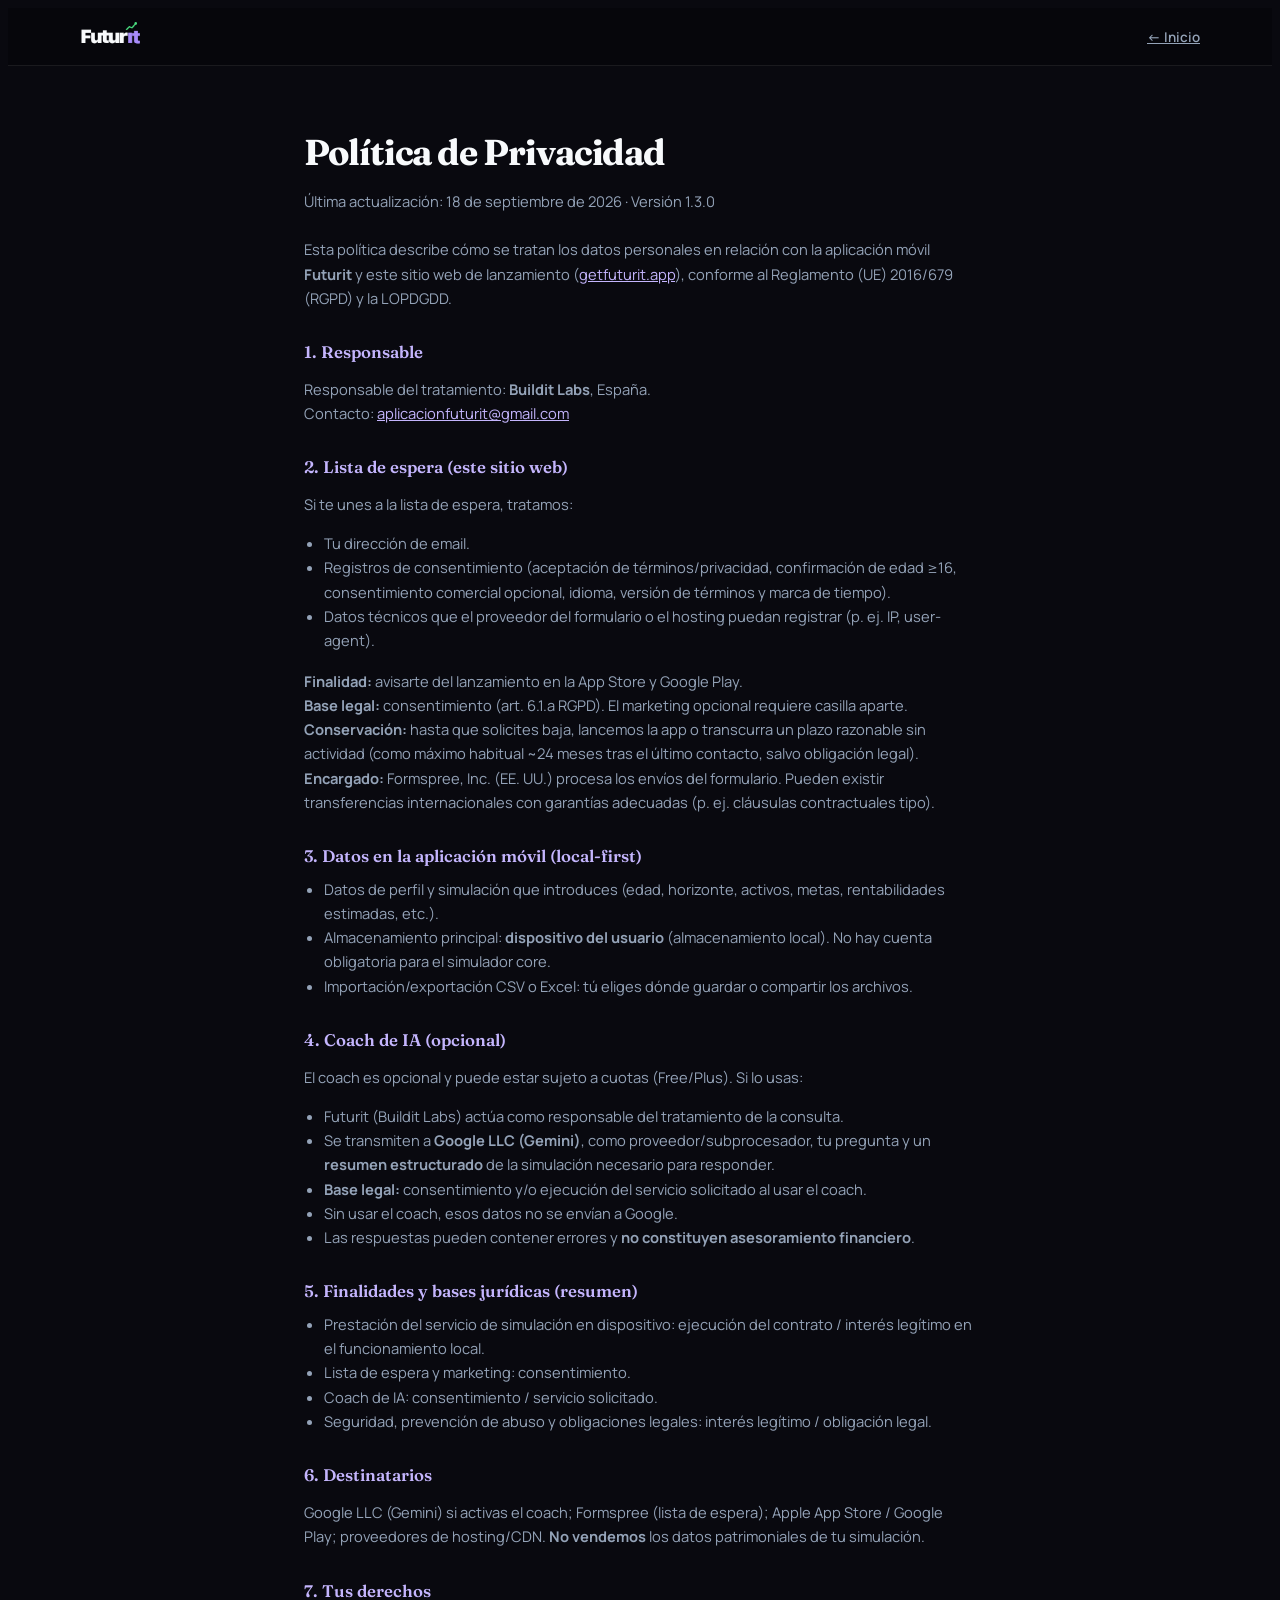
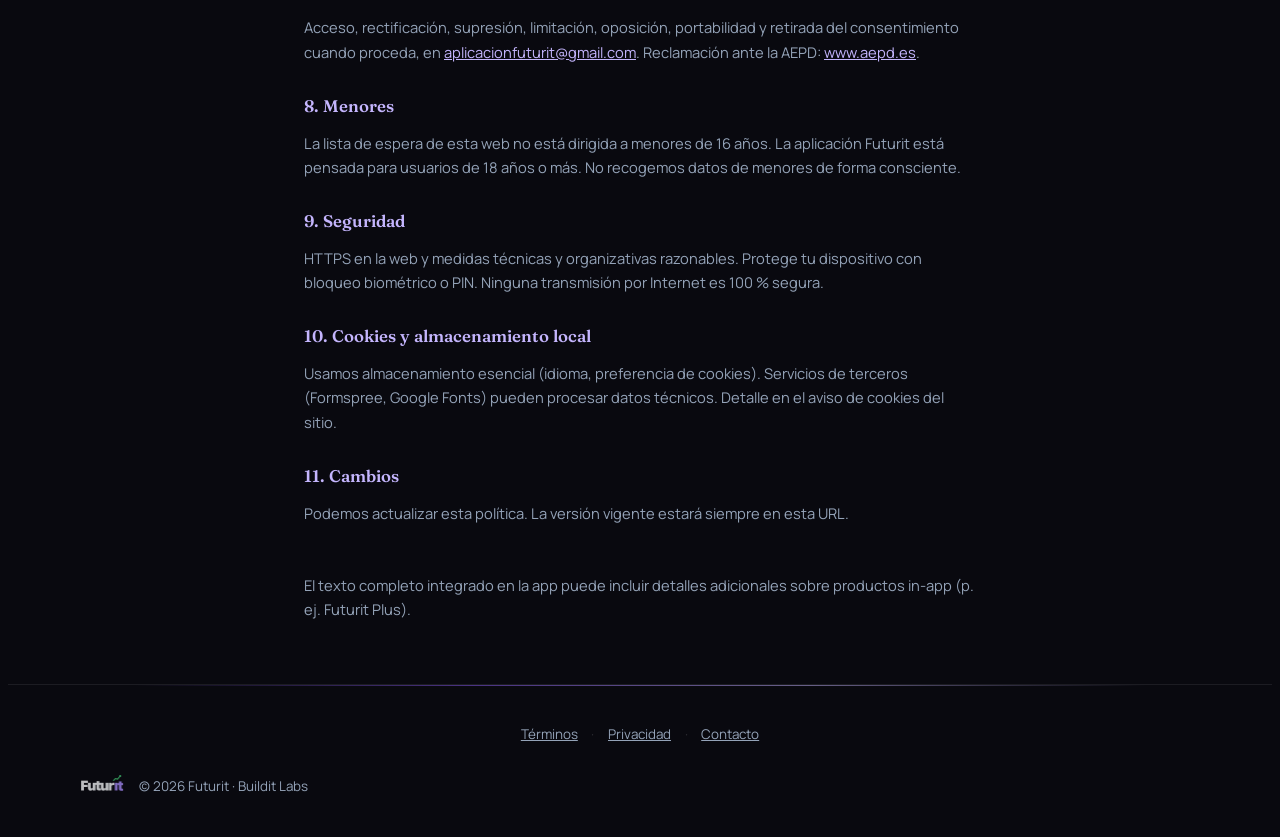
<file: privacidad.html>
<!DOCTYPE html>
<html lang="es">
<head>
  <meta charset="UTF-8">
  <meta name="viewport" content="width=device-width, initial-scale=1.0">
  <title>Política de Privacidad — Futurit | getfuturit.app</title>
  <meta name="description" content="Política de privacidad de Futurit (RGPD / LOPDGDD): lista de espera, app local-first y coach de IA.">
  <meta name="robots" content="index, follow">
  <link rel="canonical" href="https://www.getfuturit.app/privacidad.html">
  <link rel="icon" href="./favicon.ico" sizes="any">
  <link rel="apple-touch-icon" href="./apple-touch-icon.png">
  <link rel="icon" type="image/png" sizes="48x48" href="./assets/icon-48.png?v=11">
  <link rel="icon" type="image/png" sizes="192x192" href="./assets/icon-192.png?v=11">
  <link rel="apple-touch-icon" sizes="192x192" href="./assets/icon-192.png?v=11">
  <meta name="theme-color" content="#09090f">
  <link rel="preconnect" href="https://fonts.googleapis.com">
  <link rel="preconnect" href="https://fonts.gstatic.com" crossorigin>
  <link rel="preload" as="style" href="https://fonts.googleapis.com/css2?family=Fraunces:opsz,wght@9..144,500;9..144,600;9..144,700&family=Manrope:wght@400;500;600;700&display=swap" onload="this.onload=null;this.rel='stylesheet'">
  <noscript><link rel="stylesheet" href="https://fonts.googleapis.com/css2?family=Fraunces:opsz,wght@9..144,500;9..144,600;9..144,700&family=Manrope:wght@400;500;600;700&display=swap"></noscript>
  <link rel="stylesheet" href="./index.css">
</head>
<body>
  <header class="legal-header">
    <div class="container legal-header-inner">
      <a href="./" class="site-logo-link" aria-label="Futurit — inicio">
        <img src="./assets/logo.png?v=11" alt="Futurit" class="site-logo" width="200" height="88">
      </a>
      <a href="./" class="legal-back">← Inicio</a>
    </div>
  </header>

  <main class="legal-page">
    <div class="container legal-wrap">
      <h1>Política de Privacidad</h1>
      <p class="legal-meta">Última actualización: 18 de septiembre de 2026 · Versión 1.3.0</p>
      <p>Esta política describe cómo se tratan los datos personales en relación con la aplicación móvil <strong>Futurit</strong> y este sitio web de lanzamiento (<a href="https://www.getfuturit.app/">getfuturit.app</a>), conforme al Reglamento (UE) 2016/679 (RGPD) y la LOPDGDD.</p>

      <h2>1. Responsable</h2>
      <p>Responsable del tratamiento: <strong>Buildit Labs</strong>, España.<br>
      Contacto: <a href="mailto:aplicacionfuturit@gmail.com">aplicacionfuturit@gmail.com</a></p>

      <h2>2. Lista de espera (este sitio web)</h2>
      <p>Si te unes a la lista de espera, tratamos:</p>
      <ul>
        <li>Tu dirección de email.</li>
        <li>Registros de consentimiento (aceptación de términos/privacidad, confirmación de edad ≥16, consentimiento comercial opcional, idioma, versión de términos y marca de tiempo).</li>
        <li>Datos técnicos que el proveedor del formulario o el hosting puedan registrar (p. ej. IP, user-agent).</li>
      </ul>
      <p><strong>Finalidad:</strong> avisarte del lanzamiento en la App Store y Google Play.<br>
      <strong>Base legal:</strong> consentimiento (art. 6.1.a RGPD). El marketing opcional requiere casilla aparte.<br>
      <strong>Conservación:</strong> hasta que solicites baja, lancemos la app o transcurra un plazo razonable sin actividad (como máximo habitual ~24 meses tras el último contacto, salvo obligación legal).<br>
      <strong>Encargado:</strong> Formspree, Inc. (EE. UU.) procesa los envíos del formulario. Pueden existir transferencias internacionales con garantías adecuadas (p. ej. cláusulas contractuales tipo).</p>

      <h2>3. Datos en la aplicación móvil (local-first)</h2>
      <ul>
        <li>Datos de perfil y simulación que introduces (edad, horizonte, activos, metas, rentabilidades estimadas, etc.).</li>
        <li>Almacenamiento principal: <strong>dispositivo del usuario</strong> (almacenamiento local). No hay cuenta obligatoria para el simulador core.</li>
        <li>Importación/exportación CSV o Excel: tú eliges dónde guardar o compartir los archivos.</li>
      </ul>

      <h2>4. Coach de IA (opcional)</h2>
      <p>El coach es opcional y puede estar sujeto a cuotas (Free/Plus). Si lo usas:</p>
      <ul>
        <li>Futurit (Buildit Labs) actúa como responsable del tratamiento de la consulta.</li>
        <li>Se transmiten a <strong>Google LLC (Gemini)</strong>, como proveedor/subprocesador, tu pregunta y un <strong>resumen estructurado</strong> de la simulación necesario para responder.</li>
        <li><strong>Base legal:</strong> consentimiento y/o ejecución del servicio solicitado al usar el coach.</li>
        <li>Sin usar el coach, esos datos no se envían a Google.</li>
        <li>Las respuestas pueden contener errores y <strong>no constituyen asesoramiento financiero</strong>.</li>
      </ul>

      <h2>5. Finalidades y bases jurídicas (resumen)</h2>
      <ul>
        <li>Prestación del servicio de simulación en dispositivo: ejecución del contrato / interés legítimo en el funcionamiento local.</li>
        <li>Lista de espera y marketing: consentimiento.</li>
        <li>Coach de IA: consentimiento / servicio solicitado.</li>
        <li>Seguridad, prevención de abuso y obligaciones legales: interés legítimo / obligación legal.</li>
      </ul>

      <h2>6. Destinatarios</h2>
      <p>Google LLC (Gemini) si activas el coach; Formspree (lista de espera); Apple App Store / Google Play; proveedores de hosting/CDN. <strong>No vendemos</strong> los datos patrimoniales de tu simulación.</p>

      <h2>7. Tus derechos</h2>
      <p>Acceso, rectificación, supresión, limitación, oposición, portabilidad y retirada del consentimiento cuando proceda, en <a href="mailto:aplicacionfuturit@gmail.com?subject=Protecci%C3%B3n%20de%20datos">aplicacionfuturit@gmail.com</a>. Reclamación ante la AEPD: <a href="https://www.aepd.es" target="_blank" rel="noopener noreferrer">www.aepd.es</a>.</p>

      <h2>8. Menores</h2>
      <p>La lista de espera de esta web no está dirigida a menores de 16 años. La aplicación Futurit está pensada para usuarios de 18 años o más. No recogemos datos de menores de forma consciente.</p>

      <h2>9. Seguridad</h2>
      <p>HTTPS en la web y medidas técnicas y organizativas razonables. Protege tu dispositivo con bloqueo biométrico o PIN. Ninguna transmisión por Internet es 100&nbsp;% segura.</p>

      <h2>10. Cookies y almacenamiento local</h2>
      <p>Usamos almacenamiento esencial (idioma, preferencia de cookies). Servicios de terceros (Formspree, Google Fonts) pueden procesar datos técnicos. Detalle en el aviso de cookies del sitio.</p>

      <h2>11. Cambios</h2>
      <p>Podemos actualizar esta política. La versión vigente estará siempre en esta URL.</p>

      <p class="legal-footnote">El texto completo integrado en la app puede incluir detalles adicionales sobre productos in-app (p. ej. Futurit Plus).</p>
    </div>
  </main>

  <footer class="site-footer">
    <div class="container">
      <div class="footer-top">
        <nav class="footer-nav" aria-label="Legal">
          <a href="./terminos.html">Términos</a>
          <span class="sep" aria-hidden="true">·</span>
          <a href="./privacidad.html">Privacidad</a>
          <span class="sep" aria-hidden="true">·</span>
          <a href="mailto:aplicacionfuturit@gmail.com">Contacto</a>
        </nav>
      </div>
      <div class="footer-bottom">
        <div class="footer-brand">
          <img src="./assets/logo.png?v=11" alt="Futurit" class="footer-logo" loading="lazy" width="1600" height="704">
          <span>&copy; <span id="year"></span> Futurit · Buildit Labs</span>
        </div>
      </div>
    </div>
  </footer>
  <script>document.getElementById('year').textContent = String(new Date().getFullYear());</script>
</body>
</html>
</file>
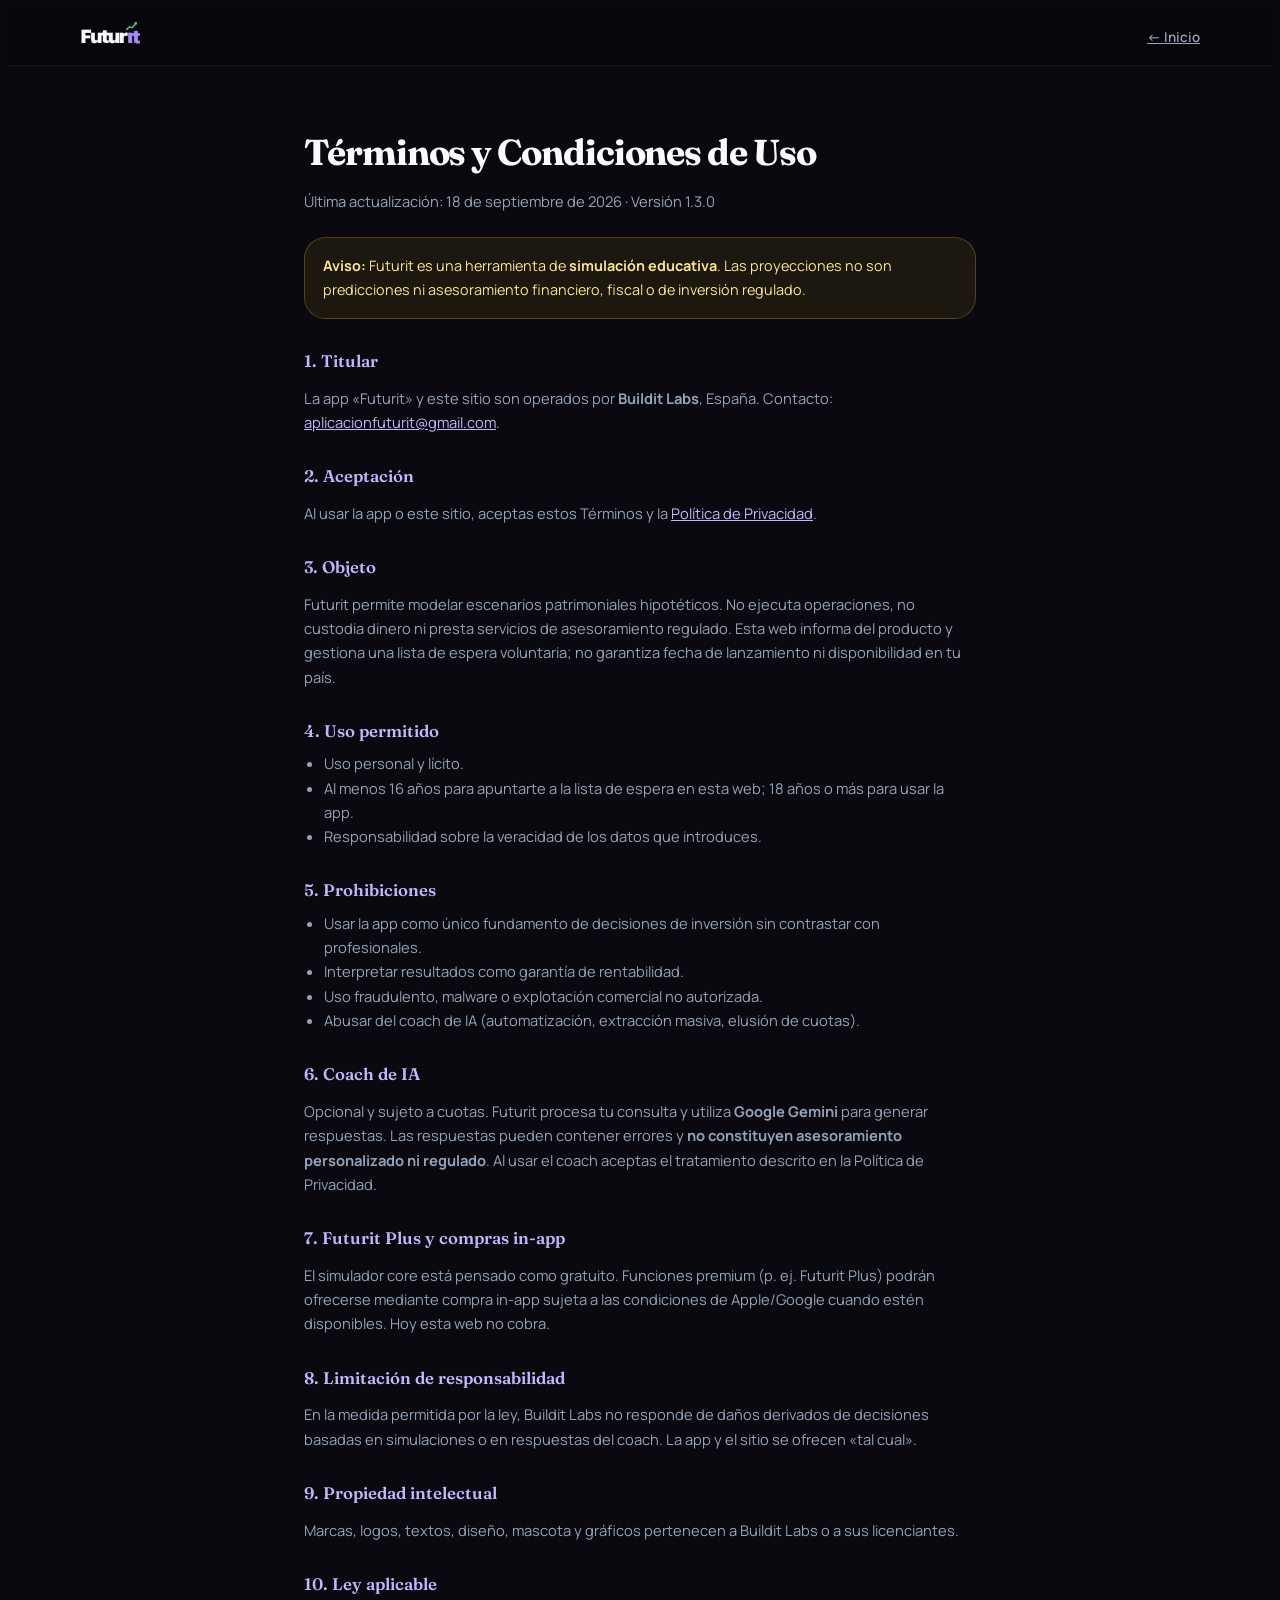
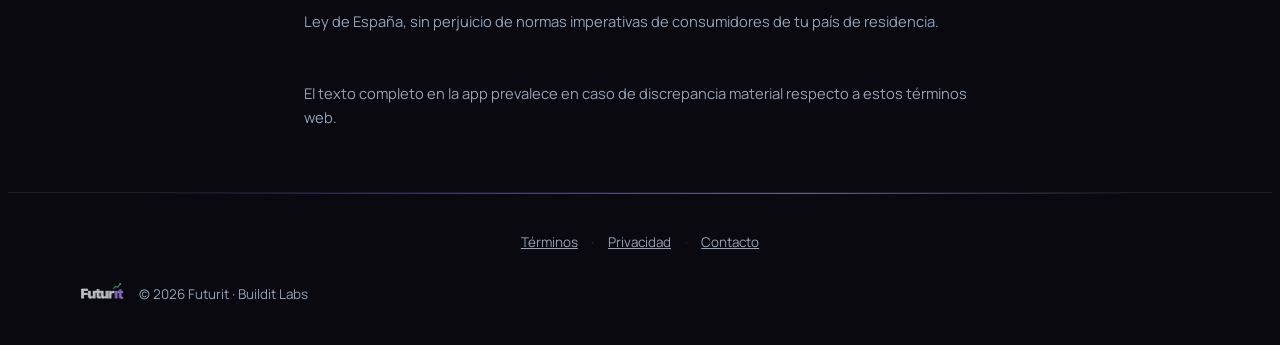
<file: terminos.html>
<!DOCTYPE html>
<html lang="es">
<head>
  <meta charset="UTF-8">
  <meta name="viewport" content="width=device-width, initial-scale=1.0">
  <title>Términos y Condiciones — Futurit | getfuturit.app</title>
  <meta name="description" content="Términos de uso de Futurit: simulación educativa, lista de espera y coach de IA opcional.">
  <meta name="robots" content="index, follow">
  <link rel="canonical" href="https://www.getfuturit.app/terminos.html">
  <link rel="icon" href="./favicon.ico" sizes="any">
  <link rel="apple-touch-icon" href="./apple-touch-icon.png">
  <link rel="icon" type="image/png" sizes="48x48" href="./assets/icon-48.png?v=11">
  <link rel="icon" type="image/png" sizes="192x192" href="./assets/icon-192.png?v=11">
  <link rel="apple-touch-icon" sizes="192x192" href="./assets/icon-192.png?v=11">
  <meta name="theme-color" content="#09090f">
  <link rel="preconnect" href="https://fonts.googleapis.com">
  <link rel="preconnect" href="https://fonts.gstatic.com" crossorigin>
  <link rel="preload" as="style" href="https://fonts.googleapis.com/css2?family=Fraunces:opsz,wght@9..144,500;9..144,600;9..144,700&family=Manrope:wght@400;500;600;700&display=swap" onload="this.onload=null;this.rel='stylesheet'">
  <noscript><link rel="stylesheet" href="https://fonts.googleapis.com/css2?family=Fraunces:opsz,wght@9..144,500;9..144,600;9..144,700&family=Manrope:wght@400;500;600;700&display=swap"></noscript>
  <link rel="stylesheet" href="./index.css">
</head>
<body>
  <header class="legal-header">
    <div class="container legal-header-inner">
      <a href="./" class="site-logo-link" aria-label="Futurit — inicio">
        <img src="./assets/logo.png?v=11" alt="Futurit" class="site-logo" width="200" height="88">
      </a>
      <a href="./" class="legal-back">← Inicio</a>
    </div>
  </header>

  <main class="legal-page">
    <div class="container legal-wrap">
      <h1>Términos y Condiciones de Uso</h1>
      <p class="legal-meta">Última actualización: 18 de septiembre de 2026 · Versión 1.3.0</p>

      <div class="legal-callout">
        <p><strong>Aviso:</strong> Futurit es una herramienta de <strong>simulación educativa</strong>. Las proyecciones no son predicciones ni asesoramiento financiero, fiscal o de inversión regulado.</p>
      </div>

      <h2>1. Titular</h2>
      <p>La app «Futurit» y este sitio son operados por <strong>Buildit Labs</strong>, España. Contacto: <a href="mailto:aplicacionfuturit@gmail.com">aplicacionfuturit@gmail.com</a>.</p>

      <h2>2. Aceptación</h2>
      <p>Al usar la app o este sitio, aceptas estos Términos y la <a href="./privacidad.html">Política de Privacidad</a>.</p>

      <h2>3. Objeto</h2>
      <p>Futurit permite modelar escenarios patrimoniales hipotéticos. No ejecuta operaciones, no custodia dinero ni presta servicios de asesoramiento regulado. Esta web informa del producto y gestiona una lista de espera voluntaria; no garantiza fecha de lanzamiento ni disponibilidad en tu país.</p>

      <h2>4. Uso permitido</h2>
      <ul>
        <li>Uso personal y lícito.</li>
        <li>Al menos 16 años para apuntarte a la lista de espera en esta web; 18 años o más para usar la app.</li>
        <li>Responsabilidad sobre la veracidad de los datos que introduces.</li>
      </ul>

      <h2>5. Prohibiciones</h2>
      <ul>
        <li>Usar la app como único fundamento de decisiones de inversión sin contrastar con profesionales.</li>
        <li>Interpretar resultados como garantía de rentabilidad.</li>
        <li>Uso fraudulento, malware o explotación comercial no autorizada.</li>
        <li>Abusar del coach de IA (automatización, extracción masiva, elusión de cuotas).</li>
      </ul>

      <h2>6. Coach de IA</h2>
      <p>Opcional y sujeto a cuotas. Futurit procesa tu consulta y utiliza <strong>Google Gemini</strong> para generar respuestas. Las respuestas pueden contener errores y <strong>no constituyen asesoramiento personalizado ni regulado</strong>. Al usar el coach aceptas el tratamiento descrito en la Política de Privacidad.</p>

      <h2>7. Futurit Plus y compras in-app</h2>
      <p>El simulador core está pensado como gratuito. Funciones premium (p. ej. Futurit Plus) podrán ofrecerse mediante compra in-app sujeta a las condiciones de Apple/Google cuando estén disponibles. Hoy esta web no cobra.</p>

      <h2>8. Limitación de responsabilidad</h2>
      <p>En la medida permitida por la ley, Buildit Labs no responde de daños derivados de decisiones basadas en simulaciones o en respuestas del coach. La app y el sitio se ofrecen «tal cual».</p>

      <h2>9. Propiedad intelectual</h2>
      <p>Marcas, logos, textos, diseño, mascota y gráficos pertenecen a Buildit Labs o a sus licenciantes.</p>

      <h2>10. Ley aplicable</h2>
      <p>Ley de España, sin perjuicio de normas imperativas de consumidores de tu país de residencia.</p>

      <p class="legal-footnote">El texto completo en la app prevalece en caso de discrepancia material respecto a estos términos web.</p>
    </div>
  </main>

  <footer class="site-footer">
    <div class="container">
      <div class="footer-top">
        <nav class="footer-nav" aria-label="Legal">
          <a href="./terminos.html">Términos</a>
          <span class="sep" aria-hidden="true">·</span>
          <a href="./privacidad.html">Privacidad</a>
          <span class="sep" aria-hidden="true">·</span>
          <a href="mailto:aplicacionfuturit@gmail.com">Contacto</a>
        </nav>
      </div>
      <div class="footer-bottom">
        <div class="footer-brand">
          <img src="./assets/logo.png?v=11" alt="Futurit" class="footer-logo" loading="lazy" width="1600" height="704">
          <span>&copy; <span id="year"></span> Futurit · Buildit Labs</span>
        </div>
      </div>
    </div>
  </footer>
  <script>document.getElementById('year').textContent = String(new Date().getFullYear());</script>
</body>
</html>
</file>
<file: index.css>
/* Futurit — editorial fintech landing */

:root {
  color-scheme: dark;
  /* Match app: near-black + violet (not forest green) */
  --bg: #09090f;
  --bg-elevated: #15122a;
  --surface: #14141f;
  --surface-hover: #1a1a28;
  --ink: #f8fafc;
  --ink-soft: #cbd5e1;
  --muted: #94a3b8;
  /* Accent = brand violet; green only for “up/positive” */
  --accent: #8b5cf6;
  --accent-soft: #c4b5fd;
  --accent-glow: rgba(139, 92, 246, 0.42);
  --positive: #2ee06a;
  --positive-soft: rgba(46, 224, 106, 0.14);
  --caution: #f0c14a;
  --coach: #a78bfa;
  --border: rgba(255, 255, 255, 0.08);
  --border-strong: rgba(255, 255, 255, 0.14);
  --radius: 1rem;
  --radius-lg: 1.35rem;
  --radius-xl: 1.75rem;
  --ease: cubic-bezier(0.22, 1, 0.36, 1);
  --font-display: 'Fraunces', Georgia, 'Times New Roman', serif;
  --font-body: 'Manrope', system-ui, sans-serif;
  --font-mono: ui-monospace, 'SF Mono', 'Cascadia Code', monospace;
  --page-max: 1120px;
  /* Side inset only — never also subtract this inside .container when a parent already pads */
  --page-gutter: clamp(1.5rem, 5vw, 2.5rem);
}

*,
*::before,
*::after {
  box-sizing: border-box;
}

html {
  scroll-behavior: smooth;
}

body {
  font-family: var(--font-body);
  background: var(--bg);
  color: var(--ink);
  overflow-x: clip;
}

.num-tabular,
.stat-value,
.ui-balance-value,
.compare-app-value,
.asset-row span:last-child,
.mini-scenario span:last-child,
.scenario-row span:last-child {
  font-variant-numeric: tabular-nums;
}

.sr-only {
  position: absolute;
  width: 1px;
  height: 1px;
  padding: 0;
  margin: -1px;
  overflow: hidden;
  clip: rect(0, 0, 0, 0);
  white-space: nowrap;
  border: 0;
}

/* Grain overlay removed — fixed full-screen layer was costly for little visual gain */

::selection {
  background: rgba(139, 92, 246, 0.35);
  color: var(--ink);
}

/* ── Layout ── */

.container {
  /* Parent sections / header already apply --page-gutter; do not subtract again */
  width: min(var(--page-max), 100%);
  margin-inline: auto;
}

.section-label {
  display: inline-flex;
  align-items: center;
  gap: 0.65rem;
  font-family: var(--font-mono);
  font-size: 0.72rem;
  letter-spacing: 0.14em;
  text-transform: uppercase;
  color: var(--muted);
  margin-bottom: 1rem;
}

.section-label::before {
  content: '';
  width: 1.5rem;
  height: 1px;
  background: var(--accent);
}

/* ── Header ── */

.site-header {
  position: fixed;
  top: 0;
  left: 0;
  right: 0;
  z-index: 50;
  padding: 1rem var(--page-gutter) 0;
  transition: transform 0.4s var(--ease);
}

.site-header.is-scrolled .header-shell {
  border-color: rgba(255, 255, 255, 0.1);
  box-shadow: 0 12px 40px rgba(0, 0, 0, 0.4);
}

.header-nav a.is-active {
  color: var(--ink);
  background: rgba(139, 92, 246, 0.12);
}

.scroll-progress {
  position: fixed;
  top: 0;
  left: 0;
  height: 2px;
  width: 0%;
  z-index: 100;
  background: linear-gradient(90deg, var(--accent), var(--accent-soft));
  box-shadow: 0 0 12px var(--accent-glow);
  pointer-events: none;
}

.header-shell {
  position: relative;
  width: min(var(--page-max), 100%);
  margin-inline: auto;
  display: grid;
  grid-template-columns: auto 1fr auto;
  align-items: center;
  gap: 1rem;
  padding: 0.55rem 0.75rem 0.55rem 0.9rem;
  border-radius: 999px;
  border: 1px solid var(--border);
  background: rgba(9, 9, 15, 0.88);
  box-shadow: 0 8px 32px rgba(0, 0, 0, 0.28);
}

.site-logo-link {
  display: flex;
  align-items: center;
  line-height: 0;
}

.site-logo {
  display: block;
  height: 30px;
  width: auto;
  max-width: min(180px, 42vw);
}

.header-nav {
  display: none;
  align-items: center;
  justify-content: center;
  justify-self: center;
  gap: 0.2rem;
}

.header-nav a {
  padding: 0.45rem 0.85rem;
  border-radius: 999px;
  font-size: 0.84rem;
  color: var(--muted);
  transition: color 0.2s, background 0.2s;
}

.header-nav a:hover {
  color: var(--ink);
  background: rgba(255, 255, 255, 0.04);
}

.header-actions {
  display: flex;
  align-items: center;
  justify-content: flex-end;
  gap: 0.5rem;
}

.mobile-nav-toggle {
  display: inline-flex;
  align-items: center;
  justify-content: center;
  width: 2.35rem;
  height: 2.35rem;
  border-radius: 999px;
  border: 1px solid var(--border);
  background: rgba(255, 255, 255, 0.03);
  color: var(--ink);
  cursor: pointer;
}

.mobile-nav {
  display: none;
  position: absolute;
  top: calc(100% + 0.5rem);
  left: 0.5rem;
  right: 0.5rem;
  padding: 0.65rem;
  border-radius: var(--radius-lg);
  border: 1px solid var(--border);
  background: rgba(7, 7, 11, 0.98);
  flex-direction: column;
  gap: 0.25rem;
}

.mobile-nav.is-open {
  display: flex;
}

.mobile-nav a {
  padding: 0.7rem 0.85rem;
  border-radius: 0.75rem;
  color: var(--muted);
  font-size: 0.9rem;
}

.mobile-nav a:hover {
  color: var(--ink);
  background: rgba(255, 255, 255, 0.04);
}

@media (min-width: 768px) {
  .header-nav {
    display: flex;
  }

  .mobile-nav-toggle {
    display: none;
  }
}

/* ── Buttons ── */

.btn-primary {
  position: relative;
  display: inline-flex;
  align-items: center;
  justify-content: center;
  gap: 0.5rem;
  padding: 0.85rem 1.4rem;
  border-radius: 999px;
  border: 1px solid rgba(139, 92, 246, 0.55);
  background: rgba(28, 18, 52, 0.72);
  color: var(--ink);
  font-family: var(--font-body);
  font-size: 0.9rem;
  font-weight: 700;
  cursor: pointer;
  transition: transform 0.25s var(--ease), box-shadow 0.25s, background 0.25s;
  box-shadow:
    0 0 0 1px rgba(139, 92, 246, 0.18),
    0 0 28px rgba(139, 92, 246, 0.28),
    inset 0 1px 0 rgba(255, 255, 255, 0.08);
  backdrop-filter: blur(10px);
}

.btn-primary:hover {
  transform: translateY(-1px);
  background: rgba(40, 26, 72, 0.9);
  box-shadow:
    0 0 0 1px rgba(139, 92, 246, 0.4),
    0 0 40px rgba(139, 92, 246, 0.4),
    inset 0 1px 0 rgba(255, 255, 255, 0.1);
}

.btn-glow {
  box-shadow:
    0 0 0 1px rgba(139, 92, 246, 0.28),
    0 0 32px rgba(139, 92, 246, 0.32),
    inset 0 1px 0 rgba(255, 255, 255, 0.08);
}

.btn-shimmer {
  overflow: hidden;
  background: linear-gradient(135deg, rgba(52, 32, 96, 0.95) 0%, rgba(28, 18, 52, 0.88) 55%, rgba(62, 40, 110, 0.95) 100%);
}

.btn-shimmer::after {
  display: none;
}

.btn-ghost {
  display: inline-flex;
  align-items: center;
  gap: 0.45rem;
  padding: 0.85rem 1.25rem;
  border-radius: 999px;
  border: 1px solid rgba(255, 255, 255, 0.16);
  background: rgba(255, 255, 255, 0.04);
  color: var(--ink-soft);
  font-size: 0.9rem;
  font-weight: 600;
  transition: border-color 0.2s, background 0.2s, color 0.2s;
  backdrop-filter: blur(8px);
}

.btn-ghost:hover {
  border-color: rgba(255, 255, 255, 0.28);
  background: rgba(255, 255, 255, 0.08);
  color: var(--ink);
}

.btn-glass {
  background: rgba(255, 255, 255, 0.05);
}

.btn-sm {
  padding: 0.55rem 1rem;
  font-size: 0.82rem;
}

/* ── Hero ── */

.hero {
  position: relative;
  min-height: 100svh;
  padding: 7.5rem 1rem 4rem;
  display: flex;
  align-items: center;
}

.hero-aurora {
  position: absolute;
  inset: 0;
  overflow: hidden;
  pointer-events: none;
  contain: layout style paint;
}

.hero-aurora::before,
.hero-aurora::after {
  content: '';
  position: absolute;
  border-radius: 50%;
  filter: blur(64px);
  opacity: 0.5;
}

.hero-aurora::before {
  width: 55vw;
  height: 55vw;
  top: -15%;
  left: -10%;
  background: radial-gradient(circle, rgba(139, 92, 246, 0.28), transparent 68%);
}

.hero-aurora::after {
  width: 45vw;
  height: 45vw;
  right: -8%;
  bottom: 5%;
  background: radial-gradient(circle, rgba(167, 139, 250, 0.2), transparent 70%);
}

.hero-spotlight {
  display: none;
}

.hero-beams {
  display: none;
}

.hero-beams svg {
  width: 100%;
  height: 100%;
}

.beam {
  stroke-dasharray: 1200;
  stroke-dashoffset: 1200;
  animation: beam-draw 8s ease-in-out infinite;
}

.beam-2 { animation-delay: -2.5s; opacity: 0.7; }
.beam-3 { animation-delay: -5s; opacity: 0.5; }

.hero-gridlines {
  position: absolute;
  inset: 0;
  background-image:
    linear-gradient(rgba(255, 255, 255, 0.025) 1px, transparent 1px),
    linear-gradient(90deg, rgba(255, 255, 255, 0.025) 1px, transparent 1px);
  background-size: 64px 64px;
  mask-image: radial-gradient(ellipse 90% 80% at 50% 0%, black, transparent 80%);
  pointer-events: none;
}

.hero-layout {
  position: relative;
  z-index: 2;
  display: grid;
  gap: 3rem;
  align-items: center;
}

@media (min-width: 1024px) {
  .hero-layout {
    grid-template-columns: 1.05fr 0.95fr;
    gap: 2rem;
  }
}

.hero-copy {
  max-width: 36rem;
}

.hero-badge {
  display: inline-flex;
  align-items: center;
  gap: 0.55rem;
  margin-bottom: 1.5rem;
  padding: 0.42rem 0.9rem 0.42rem 0.65rem;
  border-radius: 999px;
  border: 1px solid rgba(124, 106, 239, 0.28);
  background: rgba(124, 106, 239, 0.08);
  font-family: var(--font-mono);
  font-size: 0.72rem;
  letter-spacing: 0.08em;
  text-transform: uppercase;
  color: var(--accent-soft);
}

.hero-badge-pulse {
  width: 0.42rem;
  height: 0.42rem;
  border-radius: 50%;
  background: var(--positive);
  box-shadow: 0 0 12px rgba(167, 139, 250, 0.65);
  animation: pulse-dot 2.2s ease-in-out infinite;
}

.hero-title {
  font-family: var(--font-display);
  font-size: clamp(2.6rem, 6vw, 4.35rem);
  font-weight: 700;
  line-height: 1.28;
  letter-spacing: -0.03em;
  margin-bottom: 1.25rem;
  overflow: visible;
  padding-block: 0.12em;
}

.hero-title .word {
  display: inline;
  opacity: 0;
  transition: opacity 0.65s var(--ease);
}

.hero-title.is-visible .word {
  opacity: 1;
}

.hero-title .accent {
  color: var(--accent-soft);
  font-style: normal;
  font-weight: 650;
  background: none !important;
  -webkit-background-clip: border-box !important;
  background-clip: border-box !important;
  -webkit-text-fill-color: currentColor !important;
}

.hero-subtitle {
  font-size: clamp(1.05rem, 2vw, 1.2rem);
  line-height: 1.65;
  color: var(--muted);
  margin-bottom: 2rem;
  max-width: 32rem;
}

.rotating-wrap {
  display: inline-block;
  position: relative;
  height: 1.35em;
  vertical-align: bottom;
  overflow: hidden;
  margin-inline: 0.05rem 0;
}

.rotating-word {
  display: inline-block;
  font-family: var(--font-display);
  font-weight: 700;
  color: var(--accent-soft);
  background: linear-gradient(135deg, var(--accent-soft), var(--accent));
  -webkit-background-clip: text;
  background-clip: text;
  -webkit-text-fill-color: transparent;
  transition: transform 0.45s var(--ease), opacity 0.45s, filter 0.45s;
}

.rotating-word.is-exit {
  transform: translateY(-110%);
  opacity: 0;
  filter: blur(6px);
}

.rotating-word.is-enter {
  transform: translateY(110%);
  opacity: 0;
  filter: blur(6px);
}

.hero-actions {
  display: flex;
  flex-wrap: wrap;
  gap: 0.75rem;
  margin-bottom: 1.75rem;
}

.hero-meta {
  display: flex;
  flex-wrap: wrap;
  gap: 0.65rem;
}

.meta-chip {
  display: inline-flex;
  align-items: center;
  gap: 0.45rem;
  padding: 0.5rem 0.8rem;
  border-radius: 0.7rem;
  border: 1px solid var(--border);
  background: rgba(255, 255, 255, 0.02);
  font-size: 0.78rem;
  color: var(--muted);
}

.meta-chip svg {
  width: 0.95rem;
  height: 0.95rem;
  color: var(--accent-soft);
}

.disclaimer-box {
  margin-top: 1.75rem;
  padding: 0.85rem 1rem;
  border-radius: 0.85rem;
  border: 1px solid rgba(251, 191, 36, 0.22);
  background: rgba(251, 191, 36, 0.06);
  font-size: 0.76rem;
  line-height: 1.55;
  color: rgba(253, 230, 138, 0.92);
  max-width: 34rem;
}

/* Phone mockup */

.hero-device {
  position: relative;
  display: flex;
  justify-content: center;
  align-items: center;
  min-height: 420px;
}

.device-glow {
  position: absolute;
  width: 320px;
  height: 320px;
  border-radius: 50%;
  background: radial-gradient(circle, var(--accent-glow), transparent 68%);
  filter: blur(32px);
  opacity: 0.85;
}

.phone-orbit {
  display: none;
}

.phone-orbit::before {
  content: '';
  position: absolute;
  top: -3px;
  left: 50%;
  width: 6px;
  height: 6px;
  border-radius: 50%;
  background: var(--accent-soft);
  box-shadow: 0 0 10px var(--accent-glow);
}

.phone-frame {
  position: relative;
  width: min(280px, 78vw);
  aspect-ratio: 9 / 19.2;
  border-radius: 2.4rem;
  padding: 0.55rem;
  background: linear-gradient(160deg, #2a2a34, #121218);
  box-shadow:
    0 0 0 1px rgba(255, 255, 255, 0.1),
    0 30px 80px rgba(0, 0, 0, 0.55),
    0 0 60px rgba(124, 106, 239, 0.15);
  transform: perspective(1200px) rotateY(-8deg) rotateX(4deg);
  transition: transform 0.5s var(--ease);
}

.phone-frame:hover {
  transform: perspective(1200px) rotateY(-4deg) rotateX(2deg) translateY(-4px);
}

.phone-notch {
  position: absolute;
  top: 0.85rem;
  left: 50%;
  transform: translateX(-50%);
  width: 28%;
  height: 1.35rem;
  border-radius: 999px;
  background: #0a0a0f;
  z-index: 3;
}

.phone-screen {
  position: relative;
  height: 100%;
  border-radius: 2rem;
  overflow: hidden;
  background: linear-gradient(180deg, #14141f 0%, #0d0d14 100%);
  border: 1px solid rgba(255, 255, 255, 0.06);
}

.phone-ui {
  padding: 2.6rem 1rem 1rem;
  height: 100%;
  display: flex;
  flex-direction: column;
  gap: 0.75rem;
}

.ui-header {
  display: flex;
  justify-content: space-between;
  align-items: center;
  font-size: 0.62rem;
  color: var(--muted);
  text-transform: uppercase;
  letter-spacing: 0.08em;
}

.ui-balance {
  padding: 0.85rem;
  border-radius: 1rem;
  border: 1px solid var(--border);
  background: rgba(255, 255, 255, 0.02);
}

.ui-balance-label {
  font-size: 0.62rem;
  color: var(--muted);
  text-transform: uppercase;
  letter-spacing: 0.06em;
}

.ui-balance-value {
  font-family: var(--font-display);
  font-size: 1.55rem;
  font-weight: 700;
  margin-top: 0.2rem;
  letter-spacing: -0.02em;
}

.ui-balance-delta {
  margin-top: 0.25rem;
  font-size: 0.68rem;
  color: var(--positive);
}

.ui-chart-line {
  flex: 1;
  min-height: 90px;
  border-radius: 0.85rem;
  border: 1px solid var(--border);
  background: rgba(255, 255, 255, 0.015);
  padding: 0.5rem 0.45rem 0.35rem;
  overflow: hidden;
}

.ui-chart-line svg {
  width: 100%;
  height: 100%;
  display: block;
}

.chart-stroke {
  stroke-dasharray: 320;
  stroke-dashoffset: 320;
  animation: chart-draw 2s var(--ease) 0.4s forwards;
}

.chart-area {
  opacity: 0;
  animation: chart-fade 1s var(--ease) 1.2s forwards;
}

.ui-goal {
  padding: 0.7rem;
  border-radius: 0.85rem;
  border: 1px solid var(--border);
  background: rgba(255, 255, 255, 0.02);
}

.ui-goal-top {
  display: flex;
  justify-content: space-between;
  font-size: 0.65rem;
  margin-bottom: 0.45rem;
}

.ui-progress {
  height: 0.35rem;
  border-radius: 999px;
  background: rgba(255, 255, 255, 0.08);
  overflow: hidden;
}

.ui-progress > span {
  display: block;
  height: 100%;
  width: 72%;
  border-radius: inherit;
  background: linear-gradient(90deg, var(--accent), var(--accent-soft));
  animation: progress-fill 1.4s var(--ease) forwards;
}

.floating-card {
  position: absolute;
  padding: 0.7rem 0.85rem;
  border-radius: 0.85rem;
  border: 1px solid var(--border-strong);
  background: rgba(14, 14, 20, 0.96);
  box-shadow: 0 16px 40px rgba(0, 0, 0, 0.35);
  font-size: 0.72rem;
}

.floating-card--a {
  top: 12%;
  right: -4%;
  animation-delay: 0s;
}

.floating-card--b {
  bottom: 18%;
  left: -6%;
  animation-delay: -2.5s;
}

.floating-card strong {
  display: block;
  font-family: var(--font-display);
  font-size: 0.95rem;
  margin-top: 0.15rem;
}

/* ── Principles ── */

.principles-section {
  padding: 1.5rem 1rem 0;
}

.principles-grid {
  display: grid;
  grid-template-columns: repeat(2, 1fr);
  gap: 0.65rem;
}

@media (min-width: 768px) {
  .principles-grid {
    grid-template-columns: repeat(4, 1fr);
  }
}

.principle-pill {
  display: flex;
  align-items: center;
  justify-content: center;
  gap: 0.45rem;
  padding: 0.65rem 0.85rem;
  border-radius: 999px;
  border: 1px solid var(--border);
  background: rgba(255, 255, 255, 0.02);
  font-family: var(--font-mono);
  font-size: 0.68rem;
  letter-spacing: 0.06em;
  text-transform: uppercase;
  color: var(--muted);
}

.principle-icon {
  color: var(--accent);
  font-size: 0.45rem;
}

/* ── Compare (Aceternity-style) ── */

.compare-section {
  padding: 4.5rem var(--page-gutter);
}

.compare-wrap {
  position: relative;
  height: 420px;
  height: min(420px, 72vw);
  border-radius: var(--radius-xl);
  overflow: hidden;
  border: 1px solid var(--border);
  user-select: none;
  -webkit-user-select: none;
  touch-action: none;
  cursor: ew-resize;
  isolation: isolate;
}

.compare-layer {
  position: absolute;
  top: 0;
  bottom: 0;
  pointer-events: none;
}

.compare-excel {
  left: 0;
  right: 0;
  background: #14141f;
  z-index: 1;
}

.compare-app {
  z-index: 2;
  left: var(--compare-pct, 50%);
  width: calc(100% - var(--compare-pct, 50%));
  right: auto;
  background: linear-gradient(160deg, #15122a, #09090f);
  overflow: hidden;
}

.excel-mock {
  height: 100%;
  padding: 1.25rem;
  font-family: var(--font-mono);
  font-size: 0.78rem;
  max-width: min(340px, 48%);
}

.excel-toolbar {
  display: flex;
  gap: 0.35rem;
  margin-bottom: 0.85rem;
}

.excel-toolbar span {
  width: 0.55rem;
  height: 0.55rem;
  border-radius: 50%;
  background: rgba(255, 255, 255, 0.12);
}

.excel-toolbar span:first-child { background: #fb7185; }
.excel-toolbar span:nth-child(2) { background: #fbbf24; }
.excel-toolbar span:nth-child(3) { background: #34d399; }

.excel-grid {
  display: grid;
  grid-template-columns: 1.15fr 1fr;
  gap: 1px;
  background: rgba(255, 255, 255, 0.1);
  border: 1px solid rgba(255, 255, 255, 0.1);
  border-radius: 0.5rem;
  overflow: hidden;
}

.excel-cell {
  padding: 0.55rem 0.65rem;
  background: #1a1a24;
  color: #cbd5e1;
}

.excel-cell.head {
  background: #242430;
  color: #f8fafc;
  font-weight: 600;
}

.excel-cell.num,
.excel-cell--val {
  text-align: right;
  color: #86efac;
  font-variant-numeric: tabular-nums;
  font-weight: 600;
}

.excel-cell.err {
  color: #fb7185;
  font-weight: 700;
}

.excel-cell.warn {
  background: rgba(251, 191, 36, 0.12);
  color: #fde68a;
  font-size: 0.68rem;
  padding: 0.55rem 0.65rem;
}

.compare-app-ui {
  height: 100%;
  padding: 1.5rem 1.35rem;
  display: flex;
  flex-direction: column;
  gap: 0.55rem;
  min-width: 0;
}

.compare-app-header {
  display: flex;
  justify-content: space-between;
  align-items: center;
  gap: 0.75rem;
  font-size: 0.78rem;
  color: var(--muted);
}

.compare-app-logo {
  height: 28px;
  width: auto;
  max-width: 120px;
  object-fit: contain;
  display: block;
}

.compare-app-label {
  font-size: 0.68rem;
  text-transform: uppercase;
  letter-spacing: 0.08em;
  color: var(--muted);
  margin-top: 0.35rem;
}

.compare-app-value {
  font-family: var(--font-display);
  font-size: clamp(1.6rem, 3.8vw, 2.35rem);
  font-weight: 700;
  letter-spacing: -0.03em;
  color: var(--ink);
  line-height: 1.15;
  overflow-wrap: anywhere;
}

.compare-app-chart {
  position: relative;
  flex: 1;
  min-height: 88px;
  border-radius: 0.85rem;
  border: 1px solid var(--border);
  background: rgba(255, 255, 255, 0.03);
  padding: 0.55rem 0.55rem 1.35rem;
}

.compare-app-chart svg {
  width: 100%;
  height: calc(100% - 0.2rem);
  min-height: 64px;
}

.compare-app-chart-axis {
  position: absolute;
  left: 0.55rem;
  right: 0.55rem;
  bottom: 0.35rem;
  display: flex;
  justify-content: space-between;
  font-size: 0.62rem;
  color: var(--muted);
  letter-spacing: 0.04em;
}

.compare-app-scenarios {
  display: flex;
  flex-wrap: wrap;
  gap: 0.4rem;
}

.compare-handle {
  position: absolute;
  top: 0;
  bottom: 0;
  left: 50%;
  transform: translateX(-50%);
  z-index: 4;
  width: 2px;
  pointer-events: none;
}

.compare-handle-line {
  position: absolute;
  inset: 0;
  background: var(--ink);
  box-shadow: 0 0 16px rgba(255, 255, 255, 0.35);
}

.compare-handle-knob {
  position: absolute;
  top: 50%;
  left: 50%;
  transform: translate(-50%, -50%);
  width: 2.5rem;
  height: 2.5rem;
  border-radius: 50%;
  border: 1px solid var(--border-strong);
  background: var(--surface);
  display: flex;
  align-items: center;
  justify-content: center;
  color: var(--ink-soft);
  box-shadow: 0 8px 24px rgba(0, 0, 0, 0.45);
}

.compare-range {
  position: absolute;
  width: 1px;
  height: 1px;
  opacity: 0;
  overflow: hidden;
  clip: rect(0, 0, 0, 0);
  margin: -1px;
  padding: 0;
  border: 0;
  pointer-events: none;
}

.compare-wrap:focus-visible {
  outline: 2px solid var(--accent-soft);
  outline-offset: 2px;
}

.compare-label {
  position: absolute;
  bottom: 1rem;
  z-index: 3;
  pointer-events: none;
  padding: 0.3rem 0.65rem;
  border-radius: 999px;
  border: 1px solid var(--border);
  background: rgba(9, 9, 15, 0.88);
  font-family: var(--font-mono);
  font-size: 0.65rem;
  letter-spacing: 0.08em;
  text-transform: uppercase;
  color: var(--muted);
}

.compare-label--left { left: 1rem; }
.compare-label--right {
  right: 1rem;
  display: inline-flex;
  align-items: center;
  padding: 0.35rem 0.7rem;
}

.compare-label-logo {
  height: 18px;
  width: auto;
  display: block;
}

/* ── FAQ ── */

.faq-section {
  padding: 4.5rem var(--page-gutter);
}

.faq-list {
  display: grid;
  gap: 0.65rem;
  max-width: 40rem;
  margin-inline: auto;
}

.faq-item {
  border-radius: var(--radius-lg);
  border: 1px solid var(--border);
  background: var(--surface);
  overflow: hidden;
  transition: border-color 0.25s;
}

.faq-item[open] {
  border-color: rgba(124, 106, 239, 0.35);
}

.faq-item summary {
  list-style: none;
  cursor: pointer;
  padding: 1.1rem 1.25rem;
  font-family: var(--font-display);
  font-size: 0.95rem;
  font-weight: 600;
  display: flex;
  align-items: center;
  justify-content: space-between;
  gap: 1rem;
}

.faq-item summary::-webkit-details-marker {
  display: none;
}

.faq-item summary::after {
  content: '+';
  font-family: var(--font-body);
  font-size: 1.2rem;
  color: var(--accent-soft);
  transition: transform 0.25s;
  flex-shrink: 0;
}

.faq-item[open] summary::after {
  transform: rotate(45deg);
}

.faq-item p {
  padding: 0 1.25rem 1.1rem;
  margin: 0;
  font-size: 0.88rem;
  line-height: 1.65;
  color: var(--muted);
}

/* ── Marquee ── */

.marquee-section {
  border-block: 1px solid var(--border);
  background: rgba(255, 255, 255, 0.015);
  overflow: hidden;
}

.marquee-row {
  padding: 0.7rem 0;
  overflow: hidden;
}

.marquee-row--reverse {
  display: none;
}

.marquee-track {
  display: flex;
  width: max-content;
  animation: marquee 40s linear infinite;
}

.marquee-section.is-paused .marquee-track {
  animation-play-state: paused;
}

.marquee-group {
  display: flex;
  align-items: center;
  gap: 2.5rem;
  padding-right: 2.5rem;
}

.marquee-item {
  display: inline-flex;
  align-items: center;
  gap: 0.65rem;
  font-family: var(--font-mono);
  font-size: 0.75rem;
  letter-spacing: 0.1em;
  text-transform: uppercase;
  color: var(--muted);
  white-space: nowrap;
}

.marquee-item::before {
  content: '◆';
  font-size: 0.45rem;
  color: var(--accent);
}

/* ── Stats ── */

.stats-section {
  padding: 3.5rem 1rem;
}

.stats-grid {
  display: grid;
  gap: 1rem;
}

@media (min-width: 768px) {
  .stats-grid {
    grid-template-columns: repeat(3, 1fr);
  }
}

.stat-card {
  position: relative;
  padding: 1.35rem 1.25rem;
  border-radius: var(--radius-lg);
  border: 1px solid var(--border);
  background: linear-gradient(145deg, rgba(255, 255, 255, 0.03), transparent);
  overflow: hidden;
  transition: border-color 0.35s, transform 0.35s var(--ease);
}

.stat-card::before {
  content: '';
  position: absolute;
  inset: 0;
  background: radial-gradient(
    320px circle at var(--card-x, 50%) var(--card-y, 0%),
    rgba(124, 106, 239, 0.12),
    transparent 42%
  );
  opacity: 0;
  transition: opacity 0.35s;
  pointer-events: none;
}

.stat-card:hover::before {
  opacity: 1;
}

/* ── Process ── */

.process-section {
  padding: 2rem 1rem 4.5rem;
}

.process-grid {
  list-style: none;
  margin: 0;
  padding: 0;
  display: grid;
  gap: 1rem;
}

@media (min-width: 768px) {
  .process-grid {
    grid-template-columns: repeat(3, 1fr);
  }
}

.process-step {
  position: relative;
  padding: 1.5rem 1.35rem;
  border-radius: var(--radius-lg);
  border: 1px solid var(--border);
  background: var(--surface);
  overflow: hidden;
  transition: border-color 0.35s, transform 0.35s var(--ease);
}

.process-step::before {
  content: '';
  position: absolute;
  inset: 0;
  background: radial-gradient(
    360px circle at var(--card-x, 50%) var(--card-y, 0%),
    rgba(124, 106, 239, 0.12),
    transparent 42%
  );
  opacity: 0;
  transition: opacity 0.35s;
  pointer-events: none;
}

.process-step:hover {
  border-color: rgba(124, 106, 239, 0.3);
  transform: translateY(-3px);
}

.process-step:hover::before {
  opacity: 1;
}

.process-num {
  display: block;
  font-family: var(--font-mono);
  font-size: 0.72rem;
  letter-spacing: 0.12em;
  color: var(--accent-soft);
  margin-bottom: 0.85rem;
}

.process-step h3 {
  font-family: var(--font-display);
  font-size: 1.1rem;
  font-weight: 600;
  margin-bottom: 0.5rem;
  letter-spacing: -0.02em;
}

.process-step p {
  font-size: 0.86rem;
  line-height: 1.6;
  color: var(--muted);
}

.process-step:not(:last-child)::after {
  content: '→';
  position: absolute;
  top: 50%;
  right: -0.65rem;
  transform: translateY(-50%);
  color: var(--accent);
  font-size: 1rem;
  z-index: 2;
  display: none;
}

@media (min-width: 768px) {
  .process-step:not(:last-child)::after {
    display: block;
  }
}

.stat-value {
  font-family: var(--font-display);
  font-size: 2rem;
  font-weight: 700;
  letter-spacing: -0.03em;
  line-height: 1;
  margin-bottom: 0.45rem;
}

.stat-value .suffix {
  font-size: 1.1rem;
  color: var(--accent-soft);
}

.stat-label {
  font-size: 0.88rem;
  color: var(--muted);
  line-height: 1.5;
}

/* ── Features bento ── */

.features-section {
  padding: 4.5rem var(--page-gutter);
}

.section-heading {
  max-width: 34rem;
  margin-bottom: 2.5rem;
}

.section-heading h2 {
  font-family: var(--font-display);
  font-size: clamp(2rem, 4vw, 2.75rem);
  font-weight: 700;
  letter-spacing: -0.03em;
  line-height: 1.08;
  margin-bottom: 0.85rem;
}

.section-heading p {
  color: var(--muted);
  font-size: 1.05rem;
  line-height: 1.65;
}

.bento-grid {
  display: grid;
  gap: 1rem;
  grid-template-columns: 1fr;
}

@media (min-width: 600px) and (max-width: 899px) {
  .bento-grid {
    grid-template-columns: repeat(2, 1fr);
    grid-template-areas:
      "hero hero"
      "tall activos"
      "metas privacy"
      "coach coach";
  }

  .bento-card--hero { grid-area: hero; }
  .bento-card--tall { grid-area: tall; }
  .bento-card--activos { grid-area: activos; }
  .bento-card--metas { grid-area: metas; }
  .bento-card--coach { grid-area: coach; }
  .bento-card--privacy { grid-area: privacy; }
}

@media (min-width: 900px) {
  .bento-grid {
    grid-template-columns: repeat(4, 1fr);
    grid-template-areas:
      "hero hero hero tall"
      "hero hero hero tall"
      "activos activos metas metas"
      "coach coach coach privacy";
    gap: 1rem;
  }

  .bento-card--hero { grid-area: hero; }
  .bento-card--tall { grid-area: tall; }
  .bento-card--activos { grid-area: activos; }
  .bento-card--metas { grid-area: metas; }
  .bento-card--coach { grid-area: coach; }
  .bento-card--privacy { grid-area: privacy; }
}

.bento-card {
  position: relative;
  display: flex;
  flex-direction: column;
  padding: 1.35rem;
  border-radius: var(--radius-lg);
  border: 1px solid var(--border);
  background: var(--surface);
  overflow: hidden;
  transition: border-color 0.35s, transform 0.35s var(--ease);
}

.gradient-border {
  background-clip: padding-box;
}

.gradient-border::after {
  content: '';
  position: absolute;
  inset: 0;
  border-radius: inherit;
  padding: 1px;
  background: linear-gradient(135deg, rgba(124, 106, 239, 0.5), rgba(167, 139, 250, 0.25), transparent 60%);
  -webkit-mask: linear-gradient(#fff 0 0) content-box, linear-gradient(#fff 0 0);
  -webkit-mask-composite: xor;
  mask-composite: exclude;
  opacity: 0.55;
  pointer-events: none;
  transition: opacity 0.35s;
}

.gradient-border:hover::after {
  opacity: 1;
}

.bento-card::before {
  content: '';
  position: absolute;
  inset: 0;
  background: radial-gradient(
    420px circle at var(--card-x, 50%) var(--card-y, 0%),
    rgba(124, 106, 239, 0.14),
    transparent 42%
  );
  opacity: 0;
  transition: opacity 0.35s;
  pointer-events: none;
}

.bento-card:hover {
  border-color: rgba(124, 106, 239, 0.35);
  transform: translateY(-3px);
}

.bento-card:hover::before {
  opacity: 1;
}

.bento-card h3 {
  font-family: var(--font-display);
  font-size: 1.05rem;
  font-weight: 600;
  margin-bottom: 0.45rem;
  letter-spacing: -0.02em;
}

.bento-card p {
  font-size: 0.86rem;
  line-height: 1.55;
  color: var(--muted);
}

.bento-icon {
  display: inline-flex;
  align-items: center;
  justify-content: center;
  width: 2.25rem;
  height: 2.25rem;
  margin-bottom: 0.85rem;
  border-radius: 0.65rem;
  border: 1px solid rgba(139, 92, 246, 0.28);
  background: rgba(139, 92, 246, 0.1);
  color: var(--accent-soft);
}

.bento-mini-ui {
  margin-top: auto;
  padding: 0.85rem;
  border-radius: 0.85rem;
  border: 1px solid var(--border);
  background: rgba(0, 0, 0, 0.22);
}

.bento-card--hero .bento-mini-ui,
.bento-card--tall .bento-mini-ui {
  flex: 1;
  display: flex;
  flex-direction: column;
  justify-content: stretch;
  margin-top: 1rem;
  min-height: 0;
}

.bento-dash {
  gap: 0.65rem;
  justify-content: flex-start !important;
  background:
    radial-gradient(ellipse 80% 60% at 90% 10%, rgba(139, 92, 246, 0.12), transparent 55%),
    rgba(0, 0, 0, 0.28);
  border-color: rgba(139, 92, 246, 0.14);
}

.bento-dash-top {
  display: flex;
  align-items: flex-start;
  justify-content: space-between;
  gap: 0.75rem;
}

.bento-dash-label {
  display: block;
  font-size: 0.65rem;
  letter-spacing: 0.08em;
  text-transform: uppercase;
  color: var(--muted);
  margin-bottom: 0.2rem;
}

.bento-dash-value {
  display: block;
  font-family: var(--font-display);
  font-size: 1.35rem;
  font-weight: 600;
  letter-spacing: -0.02em;
  line-height: 1.1;
  font-variant-numeric: tabular-nums;
}

.bento-dash-delta {
  flex-shrink: 0;
  margin-top: 0.15rem;
  padding: 0.28rem 0.55rem;
  border-radius: 999px;
  border: 1px solid rgba(139, 92, 246, 0.35);
  background: rgba(139, 92, 246, 0.12);
  color: var(--accent-soft);
  font-size: 0.72rem;
  font-weight: 700;
}

.bento-dash-chart {
  position: relative;
  flex: 1;
  min-height: 110px;
  border-radius: 0.75rem;
  border: 1px solid rgba(255, 255, 255, 0.06);
  background: rgba(255, 255, 255, 0.02);
  overflow: hidden;
}

.bento-dash-svg {
  display: block;
  width: 100%;
  height: 100%;
  min-height: 110px;
}

.bento-dash-line {
  stroke-dasharray: 420;
  stroke-dashoffset: 420;
  animation: dash-draw 1.6s var(--ease) 0.2s forwards;
}

.bento-dash-area {
  opacity: 0;
  animation: dash-fade 1s var(--ease) 0.55s forwards;
}

.bento-dash-dot {
  opacity: 0;
  animation: dash-fade 0.6s var(--ease) 1.2s forwards;
}

.bento-dash-axis {
  display: flex;
  justify-content: space-between;
  font-size: 0.65rem;
  color: var(--muted);
  letter-spacing: 0.04em;
  padding: 0 0.15rem;
}

@keyframes dash-draw {
  to { stroke-dashoffset: 0; }
}

@keyframes dash-fade {
  to { opacity: 1; }
}

@media (prefers-reduced-motion: reduce) {
  .bento-dash-line,
  .bento-dash-area,
  .bento-dash-dot {
    animation: none;
    opacity: 1;
    stroke-dashoffset: 0;
  }
}

.bento-card--hero .mini-chart {
  height: 100%;
  min-height: 88px;
  max-height: 140px;
}

.mini-chart {
  display: flex;
  align-items: flex-end;
  gap: 0.35rem;
  height: 72px;
}

.mini-chart span {
  flex: 1;
  border-radius: 0.35rem 0.35rem 0.15rem 0.15rem;
  background: linear-gradient(180deg, #c4b5fd 0%, rgba(139, 92, 246, 0.55) 45%, rgba(46, 30, 90, 0.35) 100%);
  box-shadow: 0 0 12px rgba(139, 92, 246, 0.2);
}

.mini-scenarios {
  display: flex;
  flex-direction: column;
  gap: 0.75rem;
  min-height: 0;
}

.mini-scenario-chart {
  flex: 1;
  min-height: 120px;
  display: flex;
}

.mini-scenario-svg {
  width: 100%;
  height: 100%;
  min-height: 120px;
  display: block;
}

.mini-scenario-legend {
  display: grid;
  gap: 0.45rem;
  flex-shrink: 0;
}

.mini-scenario {
  display: flex;
  justify-content: space-between;
  align-items: center;
  font-size: 0.75rem;
}

.mini-scenario > span:last-child {
  color: var(--ink-soft);
  font-family: var(--font-mono);
  font-size: 0.72rem;
  font-variant-numeric: tabular-nums;
}

.tag {
  display: inline-flex;
  align-items: center;
  padding: 0.28rem 0.65rem;
  border-radius: 999px;
  font-size: 0.72rem;
  font-weight: 600;
  letter-spacing: 0.01em;
  background: transparent;
  border: 1px solid transparent;
}

.tag-opt {
  background: rgba(139, 92, 246, 0.08);
  border-color: rgba(139, 92, 246, 0.28);
  color: var(--positive);
}

.tag-base {
  background: rgba(125, 211, 252, 0.08);
  border-color: rgba(125, 211, 252, 0.28);
  color: #7dd3fc;
}

.tag-pes {
  background: rgba(251, 113, 133, 0.08);
  border-color: rgba(251, 113, 133, 0.28);
  color: #fb7185;
}

.mini-scenario .tag {
  padding: 0.15rem 0.5rem;
  font-size: 0.65rem;
}

.compare-app-scenarios .tag {
  background: rgba(255, 255, 255, 0.03);
}

.scenario-row .tag-opt,
.scenario-row .tag-base,
.scenario-row .tag-pes {
  background: transparent;
  border: none;
  padding: 0;
  font-size: 0.75rem;
  font-weight: 600;
}

.bento-wide-inner {
  display: grid;
  gap: 1rem;
  flex: 1;
  align-content: stretch;
}

@media (min-width: 640px) {
  .bento-wide-inner {
    grid-template-columns: 1fr 1fr;
    align-items: center;
  }
}

.bento-card--coach .bento-wide-inner {
  margin-top: 0;
}

.mini-assets {
  display: grid;
  gap: 0.4rem;
}

.asset-row {
  display: flex;
  justify-content: space-between;
  font-size: 0.72rem;
  color: var(--muted);
  padding-bottom: 0.35rem;
  border-bottom: 1px solid rgba(255, 255, 255, 0.04);
}

.asset-row:last-child {
  border-bottom: none;
  padding-bottom: 0;
}

.asset-row span:last-child {
  color: var(--ink-soft);
  font-family: var(--font-mono);
  font-size: 0.68rem;
}

.mini-goal-row {
  display: flex;
  justify-content: space-between;
  font-size: 0.72rem;
  color: var(--muted);
}

.mini-chat {
  display: grid;
  gap: 0.5rem;
}

.chat-bubble {
  padding: 0.55rem 0.7rem;
  border-radius: 0.65rem;
  font-size: 0.72rem;
  line-height: 1.45;
}

.chat-user {
  background: rgba(124, 106, 239, 0.15);
  color: var(--ink-soft);
  margin-right: 1.5rem;
}

.chat-ai {
  background: rgba(255, 255, 255, 0.04);
  color: var(--muted);
  margin-left: 1rem;
  border: 1px solid var(--border);
}

.privacy-badge {
  display: flex;
  flex-direction: column;
  align-items: center;
  justify-content: center;
  gap: 0.5rem;
  margin-top: auto;
  padding-top: 1rem;
  text-align: center;
  color: var(--positive);
  font-family: var(--font-mono);
  font-size: 0.68rem;
  letter-spacing: 0.08em;
  text-transform: uppercase;
}

.bento-card--privacy p {
  flex: 1;
}

/* ── Showcase ── */

.showcase-section {
  padding: 4.5rem var(--page-gutter);
}

.showcase-panel {
  position: relative;
  padding: 2rem;
  border-radius: var(--radius-xl);
  border: 1px solid var(--border);
  background: linear-gradient(145deg, rgba(255, 255, 255, 0.03), rgba(255, 255, 255, 0.01));
  overflow: hidden;
}

.border-beam-wrap {
  position: relative;
  border-radius: inherit;
}

.border-beam-wrap::before {
  content: '';
  position: absolute;
  inset: -1px;
  border-radius: inherit;
  padding: 1px;
  background: conic-gradient(
    from var(--beam-angle, 0deg),
    transparent 0deg,
    var(--accent) 60deg,
    var(--accent-soft) 120deg,
    transparent 180deg
  );
  -webkit-mask: linear-gradient(#fff 0 0) content-box, linear-gradient(#fff 0 0);
  -webkit-mask-composite: xor;
  mask-composite: exclude;
  opacity: 0.45;
  pointer-events: none;
}

.showcase-layout {
  display: grid;
  gap: 2rem;
  align-items: stretch;
}

@media (min-width: 900px) {
  .showcase-layout {
    grid-template-columns: 1fr 1.05fr;
  }
}

.showcase-title {
  font-family: var(--font-display);
  font-size: clamp(1.75rem, 3vw, 2.25rem);
  font-weight: 700;
  letter-spacing: -0.03em;
  margin-bottom: 0.85rem;
}

.showcase-desc {
  color: var(--muted);
  line-height: 1.65;
  max-width: 28rem;
  margin-bottom: 1.25rem;
}

.showcase-perks {
  list-style: none;
  margin: 0;
  padding: 0;
  display: grid;
  gap: 0.55rem;
}

.showcase-perks li {
  display: flex;
  align-items: center;
  gap: 0.55rem;
  font-size: 0.88rem;
  color: var(--ink-soft);
}

.showcase-perks svg {
  color: var(--positive);
  flex-shrink: 0;
}

.showcase-viz {
  padding: 1.35rem;
  border-radius: var(--radius-lg);
  border: 1px solid var(--border);
  background: rgba(0, 0, 0, 0.25);
}

.viz-header {
  display: flex;
  justify-content: space-between;
  align-items: center;
  margin-bottom: 1.25rem;
  font-size: 0.82rem;
}

.viz-pill {
  padding: 0.28rem 0.7rem;
  border-radius: 999px;
  border: 1px solid rgba(139, 92, 246, 0.35);
  background: rgba(139, 92, 246, 0.08);
  font-family: var(--font-body);
  font-size: 0.72rem;
  font-weight: 600;
  color: var(--accent-soft);
}

.viz-footer {
  display: grid;
  grid-template-columns: 1fr 1fr;
  gap: 1rem;
  margin-top: 1.25rem;
  padding-top: 1rem;
  border-top: 1px solid var(--border);
}

.viz-footer strong {
  display: block;
  font-family: var(--font-display);
  font-size: 1.15rem;
  margin-top: 0.2rem;
}

.viz-label {
  font-size: 0.68rem;
  color: var(--muted);
  text-transform: uppercase;
  letter-spacing: 0.06em;
}

.scenario-row .tag-opt,
.scenario-row .tag-base,
.scenario-row .tag-pes {
  font-size: 0.72rem;
  padding: 0;
  border-radius: 0;
  background: transparent;
  border: none;
}

.scenario-viz {
  display: grid;
  gap: 0.75rem;
}

.scenario-row {
  display: grid;
  grid-template-columns: 5.5rem 1fr 3.5rem;
  align-items: center;
  gap: 0.75rem;
  font-size: 0.82rem;
}

.scenario-bar {
  height: 0.45rem;
  border-radius: 999px;
  background: rgba(255, 255, 255, 0.06);
  overflow: hidden;
}

.scenario-bar > span {
  display: block;
  height: 100%;
  border-radius: inherit;
  transform-origin: left;
  animation: bar-slide 1.2s var(--ease) forwards;
}

.bar-opt-fill { background: linear-gradient(90deg, #34d399, #10b981); width: 92%; }
.bar-base-fill { background: linear-gradient(90deg, var(--accent-soft), var(--accent)); width: 78%; }
.bar-pes-fill { background: linear-gradient(90deg, #fb7185, #f43f5e); width: 62%; }

/* ── CTA ── */

.cta-section {
  padding: 4.5rem var(--page-gutter) 5rem;
}

.cta-card {
  position: relative;
  max-width: 56rem;
  margin-inline: auto;
  padding: 2.5rem 2rem;
  border-radius: var(--radius-xl);
  border: 1px solid var(--border);
  background: rgba(18, 18, 26, 0.85);
  backdrop-filter: blur(12px);
  overflow: hidden;
}

.cta-layout {
  position: relative;
  z-index: 1;
  display: grid;
  gap: 2rem;
  align-items: start;
}

@media (min-width: 800px) {
  .cta-layout {
    grid-template-columns: 1fr 1.05fr;
    gap: 2.5rem;
  }
}

.cta-benefits h2 {
  font-family: var(--font-display);
  font-size: clamp(1.75rem, 4vw, 2.35rem);
  font-weight: 700;
  letter-spacing: -0.03em;
  margin-bottom: 0.55rem;
}

.cta-benefits > p {
  color: var(--muted);
  margin-bottom: 1.25rem;
  line-height: 1.6;
}

.cta-perks {
  list-style: none;
  margin: 0;
  padding: 0;
  display: grid;
  gap: 0.55rem;
}

.cta-perks li {
  display: flex;
  align-items: center;
  gap: 0.55rem;
  font-size: 0.88rem;
  color: var(--ink-soft);
}

.cta-perks svg {
  color: var(--positive);
  flex-shrink: 0;
}

.cta-card::before {
  content: '';
  position: absolute;
  inset: 0;
  background-image: radial-gradient(rgba(124, 106, 239, 0.08) 1px, transparent 1px);
  background-size: 24px 24px;
  opacity: 0.4;
  pointer-events: none;
}

.cta-card::after {
  content: '';
  position: absolute;
  inset: 0;
  background: radial-gradient(ellipse 80% 60% at 50% 0%, rgba(124, 106, 239, 0.12), transparent 65%);
  pointer-events: none;
}

.waitlist-form {
  text-align: left;
  padding: 1.35rem;
  border-radius: var(--radius-lg);
  border: 1px solid var(--border);
  background: rgba(0, 0, 0, 0.22);
}

.waitlist-row {
  display: flex;
  flex-direction: column;
  gap: 0.65rem;
}

@media (min-width: 540px) {
  .waitlist-row {
    flex-direction: row;
  }
}

.waitlist-input {
  flex: 1;
  padding: 0.85rem 1.1rem;
  border-radius: 999px;
  border: 1px solid var(--border);
  background: rgba(0, 0, 0, 0.25);
  color: var(--ink);
  font-family: var(--font-body);
  font-size: 0.92rem;
  transition: border-color 0.2s, box-shadow 0.2s;
}

.waitlist-input::placeholder {
  color: rgba(139, 139, 154, 0.7);
}

.waitlist-input:focus {
  outline: none;
  border-color: rgba(124, 106, 239, 0.45);
  box-shadow: 0 0 0 3px rgba(124, 106, 239, 0.18);
}

.form-check {
  display: flex;
  align-items: flex-start;
  gap: 0.55rem;
  margin-top: 0.85rem;
  font-size: 0.84rem;
  color: var(--muted);
  line-height: 1.5;
}

.form-check input {
  margin-top: 0.2rem;
  accent-color: var(--accent);
}

.form-footnote {
  margin-top: 0.85rem;
  font-size: 0.74rem;
  line-height: 1.55;
  color: rgba(139, 139, 154, 0.85);
}

/* ── Footer ── */

.site-footer {
  position: relative;
  border-top: 1px solid var(--border);
  padding: 2.5rem 1rem 2rem;
}

.site-footer::before {
  content: '';
  position: absolute;
  top: 0;
  left: 10%;
  right: 10%;
  height: 1px;
  background: linear-gradient(90deg, transparent, var(--accent), var(--accent-soft), transparent);
  opacity: 0.5;
}

.footer-top {
  display: flex;
  flex-direction: column;
  align-items: center;
  gap: 1rem;
  text-align: center;
  margin-bottom: 2rem;
}

.footer-nav {
  display: flex;
  flex-wrap: wrap;
  justify-content: center;
  gap: 0.35rem 0.85rem;
  font-size: 0.84rem;
  color: var(--muted);
}

.footer-nav a,
.footer-nav button {
  color: inherit;
  transition: color 0.2s;
}

.footer-nav button {
  background: none;
  border: none;
  padding: 0;
  font: inherit;
  cursor: pointer;
}

.footer-nav a:hover,
.footer-nav button:hover {
  color: var(--ink);
}

.footer-nav .sep {
  color: rgba(255, 255, 255, 0.15);
}

.footer-bottom {
  display: flex;
  flex-direction: column;
  align-items: center;
  gap: 1rem;
  font-size: 0.84rem;
  color: var(--muted);
}

@media (min-width: 640px) {
  .footer-bottom {
    flex-direction: row;
    justify-content: space-between;
  }
}

.footer-brand {
  display: flex;
  align-items: center;
  gap: 0.65rem;
}

.footer-brand img {
  display: block;
  height: 1.35rem;
  width: auto;
  max-width: none;
  object-fit: contain;
  opacity: 0.75;
}

.footer-social {
  display: flex;
  align-items: center;
  gap: 1rem;
}

.footer-social a {
  display: inline-flex;
  align-items: center;
  gap: 0.4rem;
  color: var(--muted);
  transition: color 0.2s;
}

.footer-social a:hover {
  color: var(--ink);
}

.lang-select {
  padding: 0.35rem 0.55rem;
  border-radius: 0.55rem;
  border: 1px solid var(--border);
  background: var(--surface);
  color: var(--muted);
  font-family: var(--font-body);
  font-size: 0.82rem;
  font-weight: 600;
}

/* ── Modal & cookies ── */

.modal-link {
  cursor: pointer;
  color: var(--accent-soft);
  text-decoration: underline;
  text-underline-offset: 2px;
}

button.modal-link {
  background: none;
  border: none;
  padding: 0;
  font: inherit;
}

.modal-link:hover {
  color: var(--ink);
}

#modal-content a {
  color: var(--accent-soft);
}

.modal-title {
  font-family: var(--font-display);
  font-size: 1.2rem;
  font-weight: 700;
  margin-bottom: 1rem;
  padding-right: 2rem;
}

.modal-body {
  font-size: 0.88rem;
  line-height: 1.65;
  overflow-y: auto;
  flex: 1;
}

#modal-content p {
  margin-bottom: 0.75rem;
}

.cookie-text {
  font-size: 0.88rem;
  text-align: center;
  margin: 0;
  line-height: 1.55;
}

#cookie-banner:not(.hidden) {
  display: block;
}

/* ── Utilities (no Tailwind) ── */

.hidden {
  display: none !important;
}

#modal {
  position: fixed;
  inset: 0;
  z-index: 60;
  padding: 1rem;
  background: rgba(0, 0, 0, 0.72);
  backdrop-filter: blur(6px);
}

#modal.flex {
  display: flex;
  align-items: center;
  justify-content: center;
}

#modal > div {
  position: relative;
  display: flex;
  flex-direction: column;
  width: 100%;
  max-width: 42rem;
  max-height: 90vh;
  padding: 1.5rem;
  border-radius: var(--radius-xl);
  border: 1px solid var(--border);
  background: #12121a;
  color: #f4f4f5;
}

#modal-title {
  color: #f4f4f5;
}

#modal-content {
  color: #a1a1aa;
}

#modal-content strong {
  color: #e4e4e7;
}

#modal-close {
  position: absolute;
  top: 1rem;
  right: 1rem;
  border: none;
  background: none;
  font-size: 1.5rem;
  line-height: 1;
  color: var(--muted);
  cursor: pointer;
}

#modal-close:hover {
  color: var(--ink);
}

#cookie-banner {
  position: fixed;
  bottom: 0;
  left: 0;
  right: 0;
  z-index: 60;
  border-top: 1px solid var(--border);
  background: #0e0e14;
  backdrop-filter: blur(12px);
  box-shadow: 0 -8px 32px rgba(0, 0, 0, 0.35);
  color: #d4d4d8;
}

#cookie-banner p {
  color: #d4d4d8;
}

#cookie-banner .modal-link {
  color: var(--accent-soft);
}

.cookie-inner {
  width: min(var(--page-max), 100%);
  margin-inline: auto;
  padding: 1rem var(--page-gutter);
  display: flex;
  flex-direction: column;
  gap: 0.85rem;
  align-items: center;
}

@media (min-width: 640px) {
  .cookie-inner {
    flex-direction: row;
    justify-content: space-between;
  }
}

/* ── Reveal ── */

.reveal {
  opacity: 0;
  transform: translateY(28px);
  transition: opacity 0.75s var(--ease), transform 0.75s var(--ease);
}

.reveal.is-visible {
  opacity: 1;
  transform: translateY(0);
}

.reveal-delay-1 { transition-delay: 0.1s; }
.reveal-delay-2 { transition-delay: 0.2s; }
.reveal-delay-3 { transition-delay: 0.3s; }

/* ── Animations ── */

@keyframes aurora-drift {
  0% { transform: translate(0, 0) scale(1); }
  100% { transform: translate(4%, 6%) scale(1.08); }
}

@keyframes glow-breathe {
  0%, 100% { opacity: 0.55; transform: scale(1); }
  50% { opacity: 0.85; transform: scale(1.06); }
}

@keyframes pulse-dot {
  0%, 100% { opacity: 1; }
  50% { opacity: 0.45; }
}

@keyframes float-y {
  0%, 100% { transform: translateY(0); }
  50% { transform: translateY(-10px); }
}

@keyframes marquee {
  0% { transform: translateX(0); }
  100% { transform: translateX(-50%); }
}

@keyframes beam-spin {
  to { --beam-angle: 360deg; }
}

@property --beam-angle {
  syntax: '<angle>';
  initial-value: 0deg;
  inherits: false;
}

@keyframes bar-grow {
  from { transform: scaleY(0); }
  to { transform: scaleY(1); }
}

@keyframes bar-slide {
  from { transform: scaleX(0); }
  to { transform: scaleX(1); }
}

@keyframes progress-fill {
  from { width: 0; }
  to { width: 72%; }
}

@keyframes beam-draw {
  0% { stroke-dashoffset: 1200; opacity: 0; }
  15% { opacity: 1; }
  50% { stroke-dashoffset: 0; opacity: 1; }
  85% { opacity: 1; }
  100% { stroke-dashoffset: -1200; opacity: 0; }
}

@keyframes chart-draw {
  to { stroke-dashoffset: 0; }
}

@keyframes chart-fade {
  to { opacity: 1; }
}

@keyframes shimmer-bg {
  0%, 100% { background-position: 0% 50%; }
  50% { background-position: 100% 50%; }
}

@keyframes shimmer-sweep {
  0% { transform: translateX(-120%); }
  45%, 100% { transform: translateX(120%); }
}

@keyframes orbit-spin {
  to { transform: rotate(360deg); }
}

/* ── Legal subpages ── */

.legal-header {
  position: sticky;
  top: 0;
  z-index: 40;
  border-bottom: 1px solid var(--border);
  background: rgba(7, 7, 11, 0.92);
  backdrop-filter: blur(12px);
}

.legal-header-inner {
  display: flex;
  align-items: center;
  justify-content: space-between;
  gap: 1rem;
  padding: 0.85rem 0;
}

.legal-back {
  font-size: 0.84rem;
  font-weight: 600;
  color: var(--muted);
  transition: color 0.2s;
}

.legal-back:hover {
  color: var(--ink);
}

.legal-page {
  padding: 2.5rem 1rem 3rem;
}

.legal-wrap {
  max-width: 42rem;
  margin-inline: auto;
}

.legal-wrap h1 {
  font-family: var(--font-display);
  font-size: clamp(1.75rem, 4vw, 2.25rem);
  font-weight: 700;
  letter-spacing: -0.03em;
  margin-bottom: 0.5rem;
}

.legal-wrap h2 {
  font-family: var(--font-display);
  font-size: 1.05rem;
  font-weight: 600;
  margin-top: 2rem;
  margin-bottom: 0.65rem;
  color: var(--accent-soft);
}

.legal-wrap p,
.legal-wrap li {
  color: var(--muted);
  font-size: 0.92rem;
  line-height: 1.65;
}

.legal-wrap ul {
  padding-left: 1.25rem;
  margin: 0.5rem 0 1rem;
}

.legal-wrap a {
  color: var(--accent-soft);
}

.legal-wrap a:hover {
  color: var(--ink);
}

.legal-meta {
  font-size: 0.82rem;
  color: rgba(139, 139, 154, 0.85);
  margin-bottom: 1.5rem;
}

.legal-callout {
  padding: 1rem 1.1rem;
  border-radius: var(--radius-lg);
  border: 1px solid rgba(251, 191, 36, 0.25);
  background: rgba(251, 191, 36, 0.08);
  margin: 1.5rem 0;
}

.legal-callout p {
  margin: 0;
  color: #fde68a;
  font-size: 0.9rem;
}

.legal-footnote {
  margin-top: 3rem;
  font-size: 0.82rem;
  color: rgba(139, 139, 154, 0.85);
}

/* Below-fold sections: skip layout/paint until near viewport */
.marquee-section,
.principles-section,
.stats-section,
.process-section,
.features-section,
.compare-section,
.showcase-section,
.faq-section,
.cta-section {
  content-visibility: auto;
  contain-intrinsic-size: auto 480px;
}

/* Touch / mobile: lighter GPU effects, same look */
@media (hover: none), (pointer: coarse) {
  body::before {
    display: none;
  }

  .header-shell,
  .mobile-nav,
  .legal-header {
    backdrop-filter: none;
    background: rgba(7, 7, 11, 0.94);
  }

  .floating-card {
    backdrop-filter: none;
    background: rgba(18, 18, 26, 0.96);
  }

  .hero-aurora::before,
  .hero-aurora::after,
  .device-glow,
  .phone-orbit,
  .border-beam-wrap::before,
  .btn-shimmer,
  .btn-shimmer::after {
    animation: none !important;
  }

  .hero-beams {
    display: none;
  }
}

@media (prefers-reduced-motion: reduce) {
  html { scroll-behavior: auto; }

  .hero-aurora::before,
  .hero-aurora::after,
  .hero-badge-pulse,
  .marquee-track,
  .floating-card,
  .device-glow,
  .phone-orbit,
  .border-beam-wrap::before,
  .beam,
  .chart-stroke,
  .chart-area,
  .btn-shimmer,
  .btn-shimmer::after,
  .ui-progress > span,
  .scenario-bar > span {
    animation: none !important;
  }

  .chart-stroke { stroke-dashoffset: 0; }
  .chart-area { opacity: 1; }

  .reveal,
  .hero-title .word {
    opacity: 1;
    transform: none;
    filter: none;
    transition: none;
  }

  .bento-card:hover,
  .btn-primary:hover,
  .phone-frame:hover {
    transform: none;
  }
}

/* ── Hero brand + mascot (2026 redesign) ── */

.hero--mascot {
  flex-direction: column;
  justify-content: center;
  padding-bottom: 2.5rem;
  overflow: hidden;
}

.hero-atmosphere {
  position: absolute;
  inset: 0;
  z-index: 0;
  pointer-events: none;
}

.hero-atmosphere img {
  width: 100%;
  height: 100%;
  object-fit: cover;
  opacity: 0.55;
}

.hero-atmosphere::after {
  content: '';
  position: absolute;
  inset: 0;
  background:
    linear-gradient(180deg, rgba(9, 9, 15, 0.55) 0%, rgba(9, 9, 15, 0.82) 55%, var(--bg) 100%),
    radial-gradient(ellipse 70% 50% at 70% 40%, rgba(139, 92, 246, 0.12), transparent 60%);
}

.hero-layout--brand {
  width: 100%;
  min-height: calc(100svh - 9rem);
}

.hero-brand {
  margin: 0 0 1.25rem;
}

.hero-brand-logo {
  width: min(240px, 58vw);
  height: auto;
  display: block;
  filter: drop-shadow(0 8px 28px rgba(0, 0, 0, 0.35));
}

.hero--mascot .hero-title {
  font-size: clamp(2.35rem, 5.2vw, 3.85rem);
  line-height: 1.05;
  letter-spacing: -0.03em;
  max-width: 14ch;
}

.hero--mascot .hero-subtitle {
  font-size: clamp(1.05rem, 2vw, 1.25rem);
  color: var(--ink-soft);
  max-width: 32ch;
  margin-top: 1.1rem;
  line-height: 1.45;
}

.hero-mascot {
  position: relative;
  display: flex;
  justify-content: center;
  align-items: center;
  animation: mascot-float 6.5s ease-in-out infinite;
}

.hero-mascot::before {
  content: '';
  position: absolute;
  width: 70%;
  height: 55%;
  border-radius: 50%;
  background: radial-gradient(circle, rgba(139, 92, 246, 0.22), transparent 70%);
  filter: blur(28px);
  z-index: 0;
}

.hero-mascot-img {
  position: relative;
  z-index: 1;
  width: min(520px, 88vw);
  height: auto;
  display: block;
  filter: drop-shadow(0 28px 60px rgba(0, 0, 0, 0.45));
}

.hero-disclaimer-bar {
  position: relative;
  z-index: 2;
  width: min(var(--page-max), 100%);
  margin: 0.5rem auto 0;
  padding: 0.65rem 0;
  text-align: center;
  font-size: 0.78rem;
  line-height: 1.4;
  color: var(--muted);
  border-top: 1px solid var(--border);
}

@keyframes mascot-float {
  0%, 100% { transform: translateY(0); }
  50% { transform: translateY(-10px); }
}

.showcase-layout--photo {
  display: grid;
  gap: 2rem;
  align-items: center;
}

@media (min-width: 900px) {
  .showcase-layout--photo {
    grid-template-columns: 1fr 1.05fr;
    gap: 2.5rem;
  }
}

.showcase-device {
  display: flex;
  justify-content: center;
  align-items: center;
  padding: 1rem 0.5rem;
  min-height: 420px;
}

.phone-frame--app {
  width: min(300px, 78vw);
  aspect-ratio: 9 / 19.2;
  background: linear-gradient(160deg, #2a2438, #0c0a12);
  box-shadow:
    0 0 0 1px rgba(255, 255, 255, 0.1),
    0 36px 80px rgba(0, 0, 0, 0.55),
    0 0 50px rgba(139, 92, 246, 0.18);
  transform: perspective(1200px) rotateY(-10deg) rotateX(3deg);
}

.phone-frame--app:hover {
  transform: perspective(1200px) rotateY(-5deg) rotateX(1deg) translateY(-4px);
}

.phone-screen--app {
  display: flex;
  flex-direction: column;
  background: #09090f;
  color: #f8fafc;
}

.app-status-bar {
  display: flex;
  justify-content: space-between;
  align-items: center;
  padding: 0.55rem 1rem 0.15rem;
  font-size: 0.62rem;
  font-weight: 600;
  color: #f8fafc;
}

.app-status-icons {
  display: inline-flex;
  align-items: center;
  gap: 0.3rem;
  color: #f8fafc;
}

.app-logo-bar {
  display: grid;
  grid-template-columns: 36px 1fr 36px;
  align-items: center;
  gap: 0.25rem;
  padding: 0.35rem 0.55rem 0.55rem;
  background: #15122a;
  border-bottom: 1px solid rgba(255, 255, 255, 0.08);
}

.app-logo-bar-spacer {
  display: block;
  width: 36px;
  height: 28px;
}

.app-logo-bar-spacer--end {
  display: flex;
  align-items: center;
  justify-content: center;
  color: #94a3b8;
}

.app-logo-img {
  display: block;
  width: auto;
  height: 28px;
  max-width: 140px;
  margin-inline: auto;
  object-fit: contain;
}

.app-body {
  flex: 1;
  min-height: 0;
  overflow: hidden;
  padding: 0.75rem 0.85rem 0.5rem;
  display: flex;
  flex-direction: column;
  gap: 0.55rem;
}

.app-screen-title {
  margin: 0;
  font-size: 1.05rem;
  font-weight: 700;
  letter-spacing: -0.02em;
  color: #f8fafc;
  font-family: var(--font-body);
}

.app-screen-sub {
  margin: -0.25rem 0 0.15rem;
  font-size: 0.62rem;
  line-height: 1.35;
  color: #94a3b8;
}

.app-card {
  padding: 0.65rem 0.7rem;
  border-radius: 0.85rem;
  border: 1px solid rgba(255, 255, 255, 0.08);
  background: #14141f;
}

.app-card--patrimonio {
  background: linear-gradient(165deg, #1a1730 0%, #14141f 60%);
}

.app-card-label-row {
  display: flex;
  justify-content: space-between;
  align-items: center;
  gap: 0.4rem;
  font-size: 0.58rem;
  color: #94a3b8;
  margin-bottom: 0.25rem;
}

.app-chip {
  display: inline-flex;
  padding: 0.12rem 0.4rem;
  border-radius: 0.4rem;
  background: #352a66;
  border: 1px solid #8b5cf6;
  color: #ddd6fe;
  font-size: 0.52rem;
  font-weight: 600;
  white-space: nowrap;
}

.app-chip--mint {
  background: rgba(74, 222, 128, 0.12);
  border-color: rgba(74, 222, 128, 0.35);
  color: #4ade80;
}

.app-card-value {
  display: block;
  font-family: var(--font-display);
  font-size: 1.35rem;
  font-weight: 700;
  letter-spacing: -0.03em;
  color: #f8fafc;
  line-height: 1.1;
}

.app-card-delta {
  display: block;
  margin-top: 0.2rem;
  font-size: 0.58rem;
  color: #4ade80;
}

.app-mini-chart {
  display: block;
  width: 100%;
  height: 42px;
  margin-top: 0.45rem;
}

.app-slider {
  margin-top: 0.35rem;
  height: 0.35rem;
  border-radius: 999px;
  background: #27273a;
  overflow: hidden;
}

.app-slider > span {
  display: block;
  height: 100%;
  border-radius: inherit;
  background: linear-gradient(90deg, #8b5cf6, #a78bfa);
}

.app-card--goal .ui-progress {
  margin-top: 0.4rem;
}

.app-card--goal .ui-progress > span {
  background: linear-gradient(90deg, #8b5cf6, #c4b5fd);
  width: 72%;
}

.app-tabbar {
  display: grid;
  grid-template-columns: repeat(4, 1fr);
  gap: 0.15rem;
  padding: 0.35rem 0.35rem 0.7rem;
  border-top: 1px solid rgba(255, 255, 255, 0.08);
  background: #14141f;
}

.app-tab {
  display: flex;
  flex-direction: column;
  align-items: center;
  gap: 0.15rem;
  font-size: 0.5rem;
  color: #94a3b8;
  padding: 0.25rem 0.1rem;
}

.app-tab.is-active {
  color: #c4b5fd;
}

.app-tab.is-active svg {
  filter: drop-shadow(0 0 6px rgba(196, 181, 253, 0.45));
}

.showcase-photo {
  margin: 0;
  border-radius: var(--radius-lg);
  overflow: hidden;
  border: 1px solid var(--border);
  background: #09090f;
}

.mascot-band-img {
  width: min(220px, 45vw);
  height: auto;
  margin-inline: auto;
  display: block;
  background: transparent !important;
  mix-blend-mode: normal;
  filter: drop-shadow(0 16px 40px rgba(0, 0, 0, 0.45));
}

.orb-img {
  background: transparent;
}

.showcase-photo img {
  display: block;
  width: 100%;
  height: auto;
  aspect-ratio: 4 / 3;
  object-fit: cover;
}

.mascot-band {
  padding: 4rem 0 5rem;
  border-top: 1px solid var(--border);
  background:
    radial-gradient(ellipse 50% 80% at 15% 50%, rgba(139, 124, 240, 0.08), transparent 55%),
    var(--bg);
}

.mascot-band-inner {
  display: grid;
  gap: 1.75rem;
  align-items: center;
}

@media (min-width: 768px) {
  .mascot-band-inner {
    grid-template-columns: 220px 1fr;
    gap: 2.5rem;
  }
}

.mascot-band-img {
  width: min(220px, 45vw);
  height: auto;
  margin-inline: auto;
  display: block;
  filter: drop-shadow(0 16px 40px rgba(0, 0, 0, 0.4));
}

.mascot-band-copy h2 {
  font-family: var(--font-display);
  font-size: clamp(1.6rem, 3vw, 2.1rem);
  margin: 0 0 0.75rem;
  letter-spacing: -0.02em;
}

.mascot-band-copy p:last-child {
  color: var(--muted);
  max-width: 36rem;
  line-height: 1.55;
  margin: 0;
}

@media (prefers-reduced-motion: reduce) {
  .hero-mascot {
    animation: none;
  }
}

@media (max-width: 1023px) {
  .hero-layout--brand {
    text-align: center;
    justify-items: center;
  }

  .hero--mascot .hero-copy {
    display: flex;
    flex-direction: column;
    align-items: center;
  }

  .hero--mascot .hero-title {
    max-width: 16ch;
  }

  .hero--mascot .hero-actions {
    justify-content: center;
  }
}

/* ── Premium fintech redesign (inspired, not copied) ── */

.site-header--slim {
  padding: 1rem var(--page-gutter) 0;
}

.header-shell--slim {
  border-radius: 1rem;
  background: rgba(9, 9, 15, 0.78);
  backdrop-filter: blur(16px);
  border-color: rgba(255, 255, 255, 0.08);
  box-shadow: none;
  width: min(var(--page-max), 100%);
  padding: 0.55rem 0.85rem;
}

.site-header.is-scrolled .header-shell--slim {
  box-shadow: 0 10px 40px rgba(0, 0, 0, 0.35);
  border-color: rgba(139, 92, 246, 0.12);
}

.hero--premium {
  flex-direction: column;
  justify-content: center;
  min-height: 100svh;
  padding: 6.75rem var(--page-gutter) 1.25rem;
  overflow: visible;
  background:
    radial-gradient(ellipse 80% 60% at 70% 55%, rgba(139, 92, 246, 0.12), transparent 55%),
    radial-gradient(ellipse 50% 40% at 15% 20%, rgba(88, 28, 135, 0.35), transparent 50%),
    var(--bg);
}

.hero-wash {
  position: absolute;
  inset: 0;
  pointer-events: none;
  background:
    radial-gradient(circle at 78% 62%, rgba(139, 92, 246, 0.16), transparent 38%),
    radial-gradient(circle at 20% 80%, rgba(46, 16, 101, 0.45), transparent 45%);
}

.hero-grain {
  position: absolute;
  inset: 0;
  pointer-events: none;
  opacity: 0.035;
  background-image: url("data:image/svg+xml,%3Csvg viewBox='0 0 200 200' xmlns='http://www.w3.org/2000/svg'%3E%3Cfilter id='n'%3E%3CfeTurbulence type='fractalNoise' baseFrequency='0.85' numOctaves='4' stitchTiles='stitch'/%3E%3C/filter%3E%3Crect width='100%25' height='100%25' filter='url(%23n)'/%3E%3C/svg%3E");
}

.hero-split {
  position: relative;
  z-index: 2;
  width: 100%;
  display: grid;
  gap: 1.5rem;
  align-items: center;
  min-height: calc(100svh - 9.5rem);
}

@media (min-width: 1024px) {
  .hero-split {
    /* One composition: copy + mascot locked together, not 50/50 edges */
    grid-template-columns: minmax(0, 34rem) minmax(340px, 460px);
    justify-content: center;
    column-gap: clamp(0.25rem, 1.5vw, 1rem);
    row-gap: 0;
  }

  .hero--premium .hero-copy {
    justify-self: end;
    max-width: none;
    padding-right: 0;
  }

  .hero-stage {
    margin-inline: 0;
    justify-self: start;
    /* Pull mascot into the copy so the hero reads as one unit */
    margin-left: clamp(-2.5rem, -3vw, -0.5rem);
  }
}

.hero--premium .hero-copy {
  overflow: visible;
  max-width: 36rem;
}

.hero-eyebrow {
  display: inline-flex;
  align-items: center;
  gap: 0.55rem;
  margin-bottom: 1.35rem;
  padding: 0.35rem 0.85rem 0.35rem 0.35rem;
  border-radius: 999px;
  border: 1px solid rgba(255, 255, 255, 0.1);
  background: rgba(255, 255, 255, 0.04);
  font-size: 0.82rem;
  color: var(--ink-soft);
  backdrop-filter: blur(8px);
}

.hero-eyebrow-new {
  display: inline-flex;
  align-items: center;
  padding: 0.2rem 0.55rem;
  border-radius: 999px;
  background: #e8c84a;
  color: #1a1400;
  font-size: 0.68rem;
  font-weight: 800;
  letter-spacing: 0.04em;
  text-transform: uppercase;
}

.hero-brand-mark {
  margin: 0 0 1rem;
}

.hero--premium .hero-brand-logo {
  width: min(220px, 52vw);
  height: auto;
  display: block;
  filter: drop-shadow(0 10px 30px rgba(0, 0, 0, 0.35));
}

.hero--premium .hero-title {
  font-family: var(--font-display);
  font-weight: 600;
  font-size: clamp(2.5rem, 5.6vw, 4.15rem);
  line-height: 1.32;
  letter-spacing: -0.03em;
  max-width: 14ch;
  color: #fff;
  margin: 0;
  overflow: visible;
  padding-block: 0.14em;
}

.hero--premium .hero-title .accent {
  color: var(--accent-soft);
  font-style: normal;
  font-weight: 650;
  background: none !important;
  -webkit-background-clip: border-box !important;
  background-clip: border-box !important;
  -webkit-text-fill-color: currentColor !important;
}

.hero--premium .hero-subtitle {
  margin-top: 1.15rem;
  font-size: clamp(1.02rem, 1.8vw, 1.15rem);
  line-height: 1.55;
  color: var(--ink-soft);
  max-width: 34ch;
}

.hero--premium .hero-actions {
  display: flex;
  flex-wrap: wrap;
  gap: 0.75rem;
  margin-top: 1.75rem;
}

.hero-trust {
  display: flex;
  flex-wrap: wrap;
  gap: 0.55rem;
  list-style: none;
  margin: 1.75rem 0 0;
  padding: 0;
}

.hero-trust li {
  padding: 0.4rem 0.75rem;
  border-radius: 999px;
  border: 1px solid rgba(255, 255, 255, 0.1);
  background: rgba(255, 255, 255, 0.03);
  font-size: 0.75rem;
  font-weight: 600;
  letter-spacing: 0.02em;
  color: var(--muted);
}

/* Hero mascot stage */
.hero-stage {
  position: relative;
  width: min(520px, 100%);
  aspect-ratio: 1;
  margin-inline: auto;
  isolation: isolate;
  overflow: visible;
  background: transparent;
}

.hero-stage--mascot {
  aspect-ratio: auto;
  min-height: min(480px, 72vw);
}

.mascot-glow {
  position: absolute;
  inset: 22% 12% 8%;
  border-radius: 50%;
  background: radial-gradient(circle, rgba(139, 92, 246, 0.32), transparent 70%);
  filter: blur(36px);
  z-index: 0;
  animation: orb-pulse 5.5s ease-in-out infinite;
  pointer-events: none;
}

.mascot-core {
  position: relative;
  z-index: 1;
  width: 100%;
  display: flex;
  justify-content: center;
  align-items: flex-end;
  --parallax-x: 0px;
  --parallax-y: 0px;
  animation: mascot-bob 4.8s ease-in-out infinite;
  will-change: transform;
}

.mascot-hero-img {
  width: min(500px, 100%);
  height: auto;
  display: block;
  object-fit: contain;
  background: transparent;
  user-select: none;
  pointer-events: none;
  filter: drop-shadow(0 28px 48px rgba(0, 0, 0, 0.45));
}

@keyframes mascot-bob {
  0%, 100% { transform: translate3d(var(--parallax-x), calc(var(--parallax-y) + 0px), 0); }
  50% { transform: translate3d(var(--parallax-x), calc(var(--parallax-y) - 14px), 0); }
}

.orbit-pins {
  position: absolute;
  inset: 8% 4% 18%;
  z-index: 2;
  pointer-events: none;
  border-radius: 50%;
  animation: orbit-spin 32s linear infinite;
}

.orbit-pin {
  position: absolute;
  width: 2.55rem;
  height: 2.55rem;
  border-radius: 50%;
  display: grid;
  place-items: center;
  background: rgba(21, 18, 42, 0.88);
  border: 1px solid rgba(139, 92, 246, 0.35);
  box-shadow: 0 8px 24px rgba(0, 0, 0, 0.35), 0 0 0 4px rgba(139, 92, 246, 0.1);
  color: var(--accent-soft);
  backdrop-filter: blur(8px);
  animation: orbit-spin 32s linear infinite reverse;
}

.orbit-pin svg {
  width: 1rem;
  height: 1rem;
}

.orbit-pin--a { top: 6%; left: 42%; }
.orbit-pin--b { top: 42%; right: 2%; }
.orbit-pin--c { bottom: 10%; left: 18%; }

.float-chip {
  position: absolute;
  z-index: 3;
  padding: 0.9rem 1.05rem;
  border-radius: 1rem;
  background: rgba(20, 20, 31, 0.88);
  border: 1px solid rgba(255, 255, 255, 0.14);
  backdrop-filter: blur(16px);
  box-shadow: 0 18px 40px rgba(0, 0, 0, 0.4);
  animation: chip-float 5.5s ease-in-out infinite;
}

.float-chip--balance {
  left: 0;
  bottom: 10%;
  min-width: 11rem;
}

.float-chip--goal {
  right: 0;
  top: 8%;
  text-align: right;
  animation-delay: -1.5s;
}

.float-chip-label {
  display: block;
  font-size: 0.68rem;
  letter-spacing: 0.08em;
  text-transform: uppercase;
  color: var(--muted);
  margin-bottom: 0.2rem;
}

.float-chip-value {
  display: block;
  font-size: 1.35rem;
  font-weight: 700;
  font-variant-numeric: tabular-nums;
  letter-spacing: -0.02em;
}

.float-chip-delta {
  display: inline-block;
  margin-top: 0.25rem;
  font-size: 0.75rem;
  font-weight: 700;
  color: var(--accent);
}

.float-chip--goal strong {
  font-size: 1.25rem;
  color: var(--accent-soft);
}

@keyframes orbit-spin {
  from { transform: rotate(0deg); }
  to { transform: rotate(360deg); }
}

@keyframes orb-sway {
  0%, 100% { transform: rotate(-4deg) scale(1); }
  50% { transform: rotate(4deg) scale(1.02); }
}

@keyframes orb-pulse {
  0%, 100% { opacity: 0.7; transform: scale(1); }
  50% { opacity: 1; transform: scale(1.06); }
}

@keyframes chip-float {
  0%, 100% { transform: translateY(0); }
  50% { transform: translateY(-10px); }
}

.section-heading h2,
.showcase-title,
.mascot-band-copy h2,
.cta-benefits h2,
.process-step h3,
.bento-card h3,
.faq-item summary {
  font-family: var(--font-display);
  font-weight: 600;
  letter-spacing: -0.02em;
}

.section-heading h2 {
  font-size: clamp(1.85rem, 3.5vw, 2.65rem);
  line-height: 1.15;
  max-width: 18ch;
}

.principles-section {
  display: none;
}

.stats-section {
  padding-top: 1rem;
}

.stat-card,
.bento-card,
.process-step,
.showcase-panel,
.cta-card,
.faq-item {
  background: rgba(20, 20, 31, 0.72);
  border-color: rgba(255, 255, 255, 0.08);
}

.bento-card:hover,
.process-step:hover,
.stat-card:hover {
  border-color: rgba(139, 92, 246, 0.22);
  box-shadow: 0 0 0 1px rgba(139, 92, 246, 0.06), 0 20px 50px rgba(0, 0, 0, 0.25);
}

.mascot-band {
  background:
    radial-gradient(ellipse 50% 80% at 12% 50%, rgba(139, 92, 246, 0.08), transparent 55%),
    var(--bg);
}

.hero-disclaimer-bar {
  border-top-color: rgba(255, 255, 255, 0.06);
  color: rgba(148, 163, 184, 0.9);
}

@media (max-width: 1023px) {
  .hero--premium .hero-copy {
    text-align: center;
    margin-inline: auto;
    display: flex;
    flex-direction: column;
    align-items: center;
    padding-right: 0;
  }

  .hero--premium .hero-title {
    max-width: 14ch;
  }

  .hero--premium .hero-actions {
    justify-content: center;
  }

  .hero-trust {
    justify-content: center;
  }

  .hero-stage {
    width: min(360px, 88vw);
  }

  .header-shell {
    grid-template-columns: 1fr auto;
  }

  .header-nav {
    display: none;
  }

  .float-chip--balance {
    left: 0;
    bottom: 8%;
    transform: scale(0.92);
  }

  .float-chip--goal {
    right: 0;
    top: 10%;
    transform: scale(0.92);
  }
}

@media (prefers-reduced-motion: reduce) {
  .mascot-core,
  .mascot-glow,
  .orbit-pins,
  .orbit-pin,
  .orb-core,
  .orb-img,
  .orb-glow,
  .float-chip {
    animation: none !important;
  }
}
</file>
